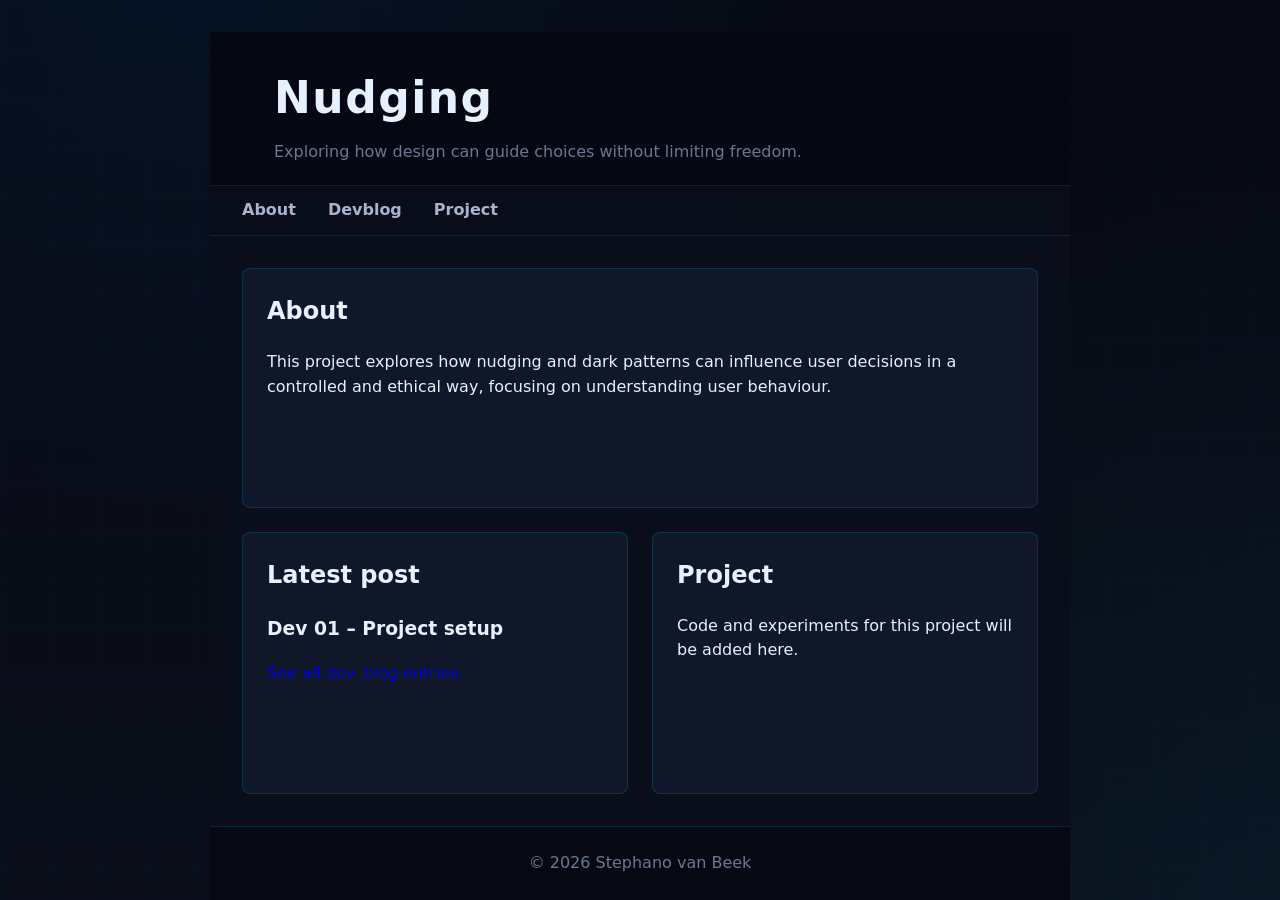
<file: index.html>
﻿<!DOCTYPE html>
<html lang="en">
<head>
  <meta charset="UTF-8">
  <meta name="viewport" content="width=device-width, initial-scale=1.0">
  <meta name="description" content="A dev_blog exploring how nudging and dark patterns influence user decisions in an ethical way.">
  <title>Nudging | Devblog</title>
  <link rel="stylesheet" href="css/style.css">
</head>
<body>
  <header class="header_mid">
    <div class="container_mid">
      <h1 class="site-title">Nudging</h1>
      <p class="site-tagline">Exploring how design can guide choices without limiting freedom.</p>
    </div>
  </header>

  <nav class="navbar_mid" aria-label="Main navigation">
    <div class="container_mid">
      <ul>
        <li><a href="#about">About</a></li>
        <li><a href="devblog.html">Devblog</a></li>
        <li><a href="#project">Project</a></li>
      </ul>
    </div>
  </nav>

  <main class="container_mid">
    <section id="about">
      <h2>About</h2>
      <p>This project explores how nudging and dark patterns can influence user decisions in a controlled and ethical way, focusing on understanding user behaviour.</p>
    </section>

    <section id="posts">
      <h2>Latest post</h2>
      <article>
        <h3>Dev 01 &ndash; Project setup</h3>
        <p><a href="devblog.html">See all dev_blog entries</a></p>
      </article>
    </section>

    <section id="project">
      <h2>Project</h2>
      <p>Code and experiments for this project will be added here.</p>
    </section>
  </main>

  <footer class="footer_mid">
    <div class="container_mid">
      <p>&copy; 2026 Stephano van Beek</p>
    </div>
  </footer>

  <script src="js/script.js"></script>
</body>
</html>
</file>
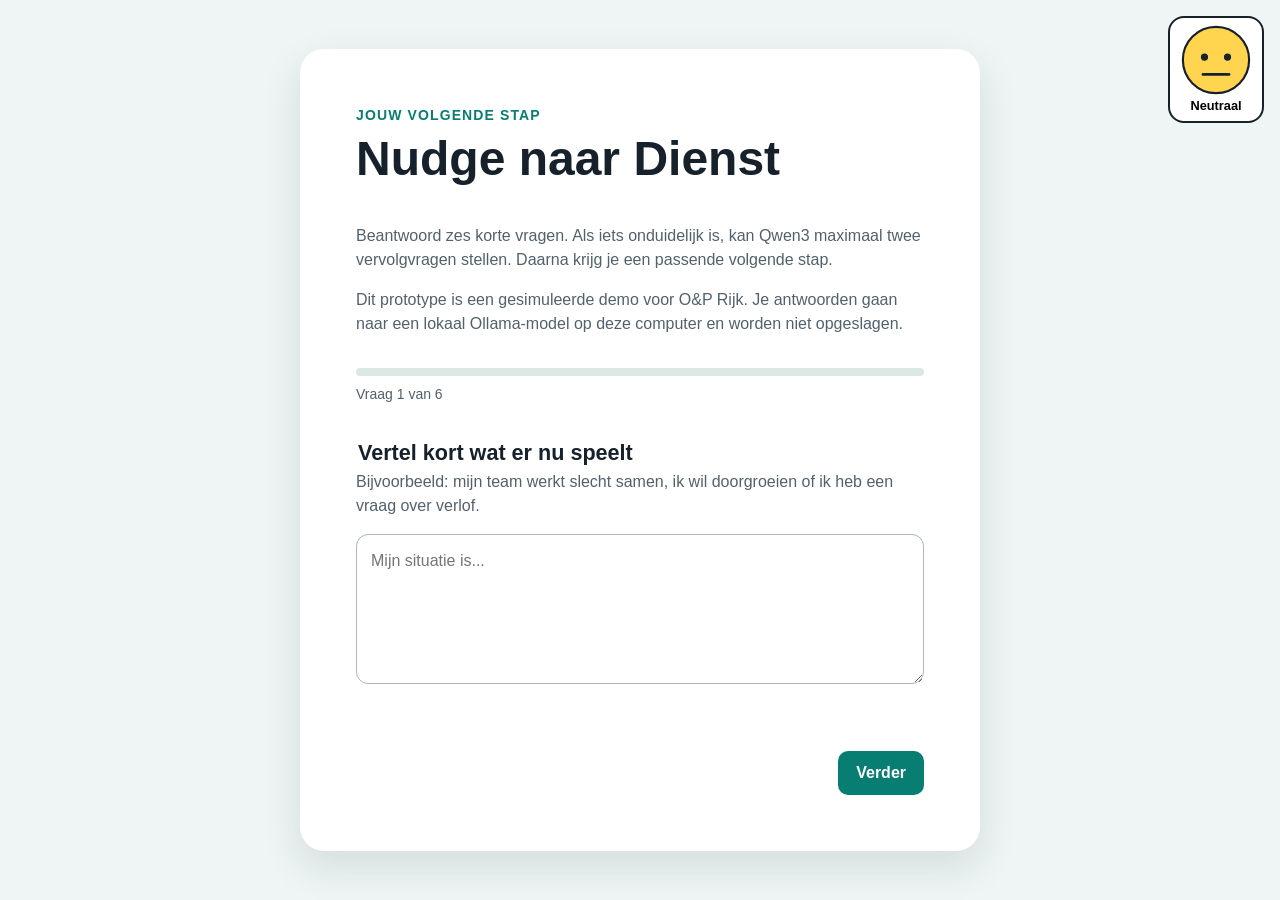
<file: assets/dev2/Ai_Branch/code/src/index.html>
<!doctype html>
<html lang="nl">
  <head>
    <meta charset="UTF-8" />
    <meta name="viewport" content="width=device-width, initial-scale=1.0" />
    <meta
      name="description"
      content="Een nudgebot die je naar passende ondersteuning begeleidt."
    />
    <title>Nudge naar Dienst</title>
    <link rel="stylesheet" href="./styles.css" />
  </head>
  <body>
    <main class="page-shell">
      <section class="conversation" aria-labelledby="page-title">
        <p class="eyebrow">Jouw volgende stap</p>
        <h1 id="page-title">Nudge naar Dienst</h1>
        <p class="intro">
          Beantwoord zes korte vragen. Als iets onduidelijk is, kan Qwen3 maximaal twee
          vervolgvragen stellen. Daarna krijg je een passende volgende stap.
        </p>
        <p class="hint">
          Dit prototype is een gesimuleerde demo voor O&amp;P Rijk. Je antwoorden gaan naar een
          lokaal Ollama-model op deze computer en worden niet opgeslagen.
        </p>

        <div class="progress" aria-label="Voortgang">
          <div class="progress-bar" id="progress-bar"></div>
        </div>
        <p class="progress-text" id="progress-text" aria-live="polite"></p>

        <form id="nudge-form" novalidate>
          <fieldset id="question-container"></fieldset>
          <p class="error" id="error-message" role="alert"></p>
          <p class="quality-warning" id="quality-warning" role="status" hidden>
            Ik heb nog onvoldoende bruikbare informatie. Je kunt teruggaan om antwoorden aan te passen,
            of doorgaan met een algemenere en mogelijk minder zekere aanbeveling.
          </p>
          <button
            class="secondary-button"
            id="fallback-button"
            type="button"
            hidden
          >
            Toon standaardnudge zonder AI
          </button>
          <div class="actions">
            <button class="secondary-button" id="back-button" type="button">Vorige</button>
            <button class="primary-button" id="next-button" type="submit">Verder</button>
          </div>
        </form>

        <section class="result" id="result" hidden aria-live="polite">
          <p class="eyebrow">Jouw nudge</p>
          <h2 id="service-name"></h2>
          <p id="nudge-message"></p>
          <form id="choice-form">
            <fieldset id="options-container"></fieldset>
            <button class="primary-button" type="submit">Bevestig mijn keuze</button>
          </form>
          <p class="hint" id="result-source"></p>
        </section>

        <section class="result" id="report" hidden>
          <p class="eyebrow">Eindformulier: dit was een experiment</p>
          <h2>Zo ben je genudged</h2>
          <p>
            Dit was een gesimuleerde demo. Hieronder staat wat je invulde, wat de AI dacht en
            welke nudgetechnieken zijn gebruikt.
          </p>
          <h3>Jouw antwoorden</h3>
          <dl id="report-answers"></dl>
          <h3>Wat de AI dacht</h3>
          <p id="report-reason"></p>
          <p id="report-message"></p>
          <h3>Gebruikte AI-modellen en hun bijdrage</h3>
          <ul id="report-ai-steps"></ul>
          <h3>Let op de zekerheid van de aanbeveling</h3>
          <p id="report-quality"></p>
          <h3>Gebruikte nudgetechnieken</h3>
          <ul id="report-techniques"></ul>
          <h3>Jouw keuze</h3>
          <p id="report-choice"></p>
          <p class="hint" id="report-source"></p>
          <button class="primary-button" id="restart-button" type="button">
            Opnieuw beginnen
          </button>
        </section>
      </section>
    </main>
    <script type="module" src="./app.js"></script>
    <div class="face-widget">
      <aside id="trace-panel" class="trace-panel" hidden aria-label="Denkstappen van de AI">
        <h2>Denkstappen</h2>
        <p class="hint">
          Logboek van wat de demo en Qwen3 doen, stap voor stap. Het zijn de echte stappen van
          de app, geen verborgen redeneertekst van het model.
        </p>
        <ol id="trace-list"></ol>
      </aside>
      <button
        id="face-button"
        class="face-button"
        type="button"
        aria-expanded="false"
        aria-controls="trace-panel"
        aria-label="Gezicht van de AI: klik om de denkstappen te zien"
      >
        <svg viewBox="0 0 100 100" width="72" height="72" aria-hidden="true">
          <circle cx="50" cy="50" r="46" class="face-skin" />
          <circle cx="34" cy="46" r="5" class="face-ink" />
          <circle cx="66" cy="46" r="5" class="face-ink" />
          <path id="face-brows" class="face-line" d="" />
          <path id="face-mouth" class="face-line" d="" />
        </svg>
        <span id="face-label" class="face-label"></span>
      </button>
    </div>
  </body>
</html>
</file>
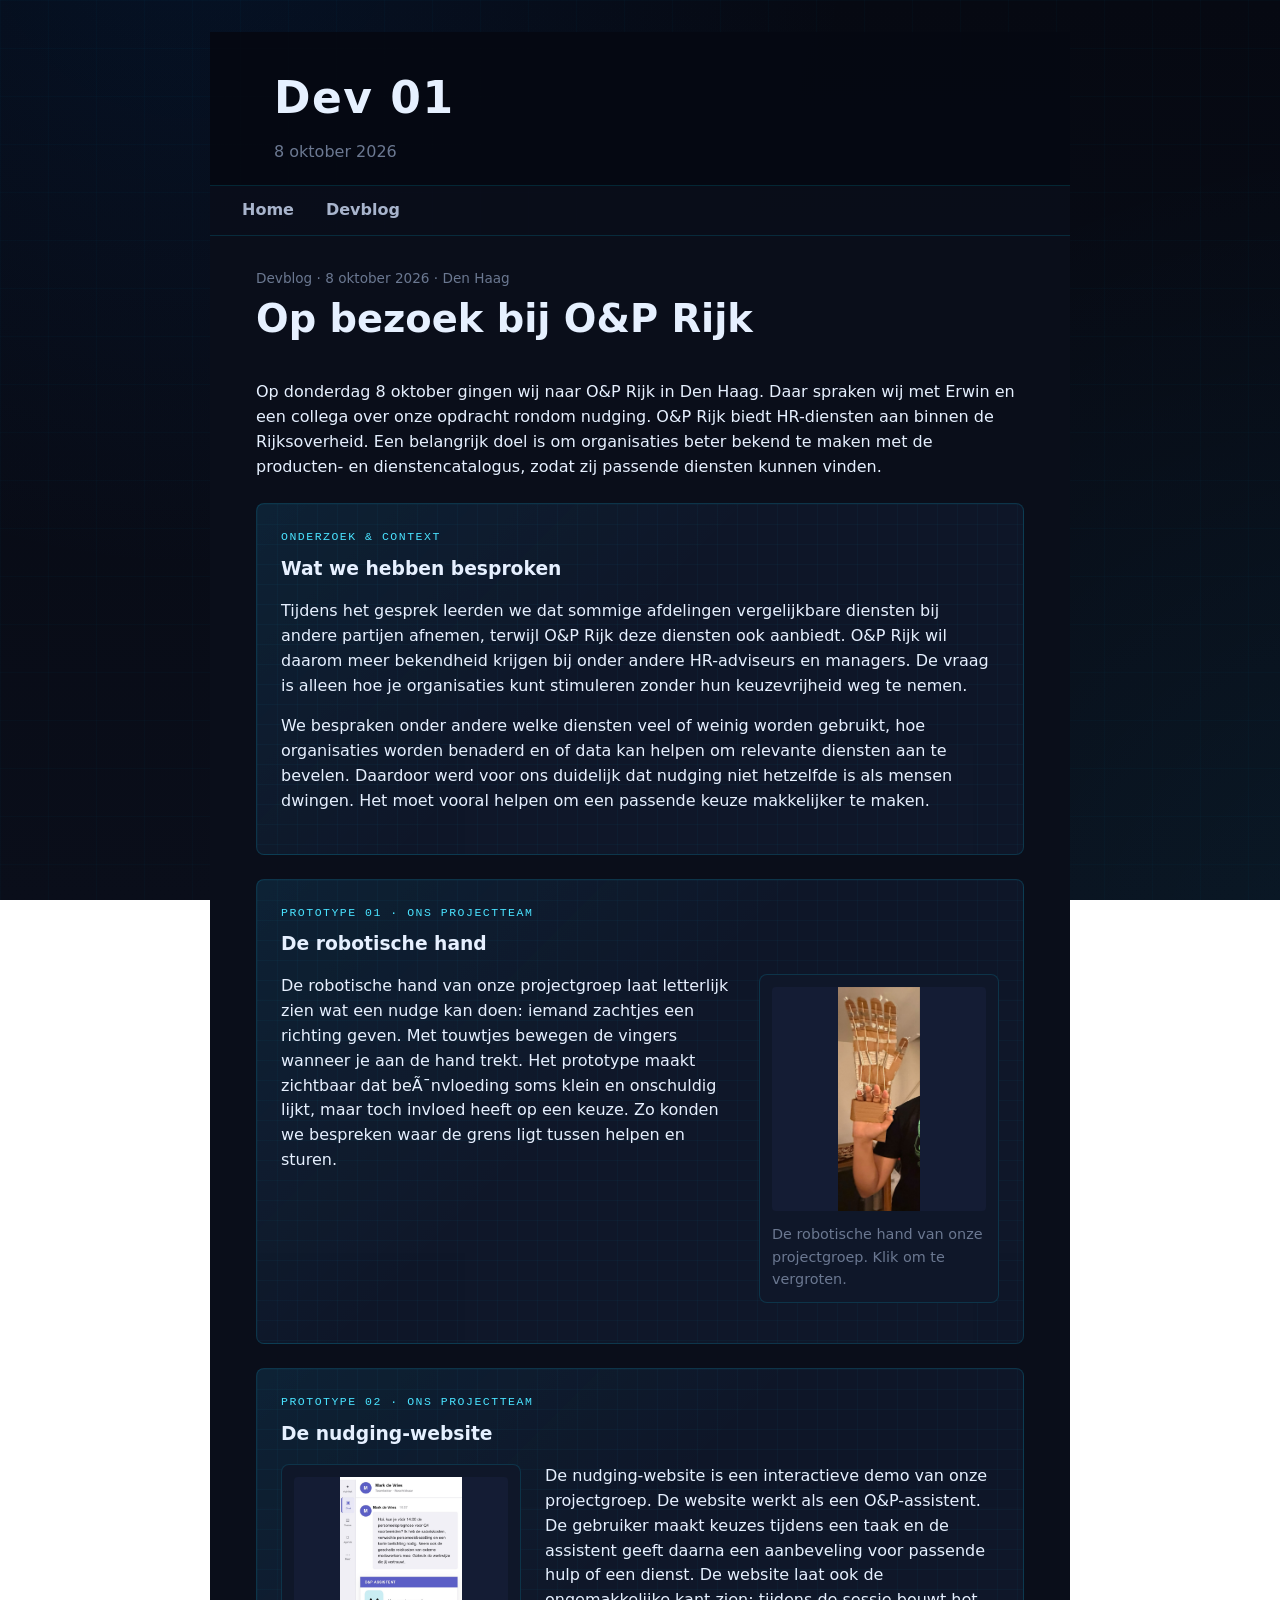
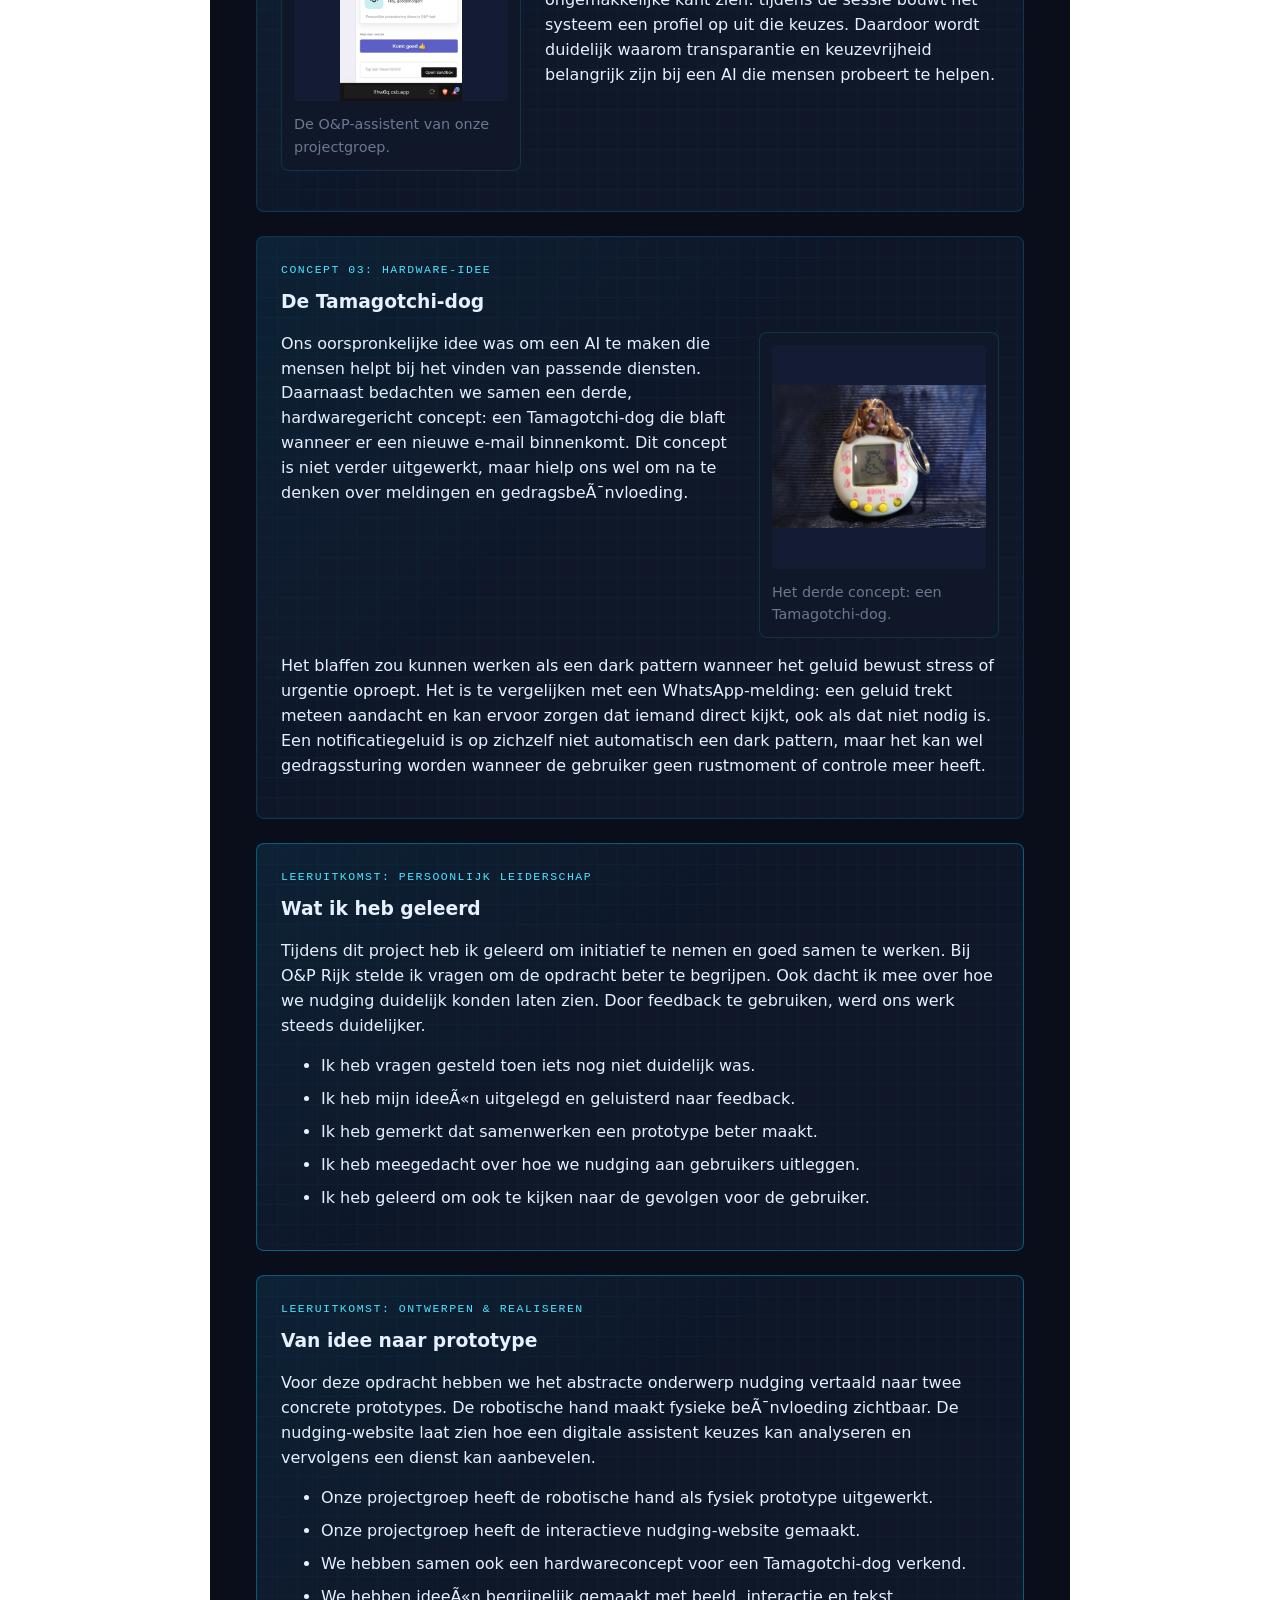
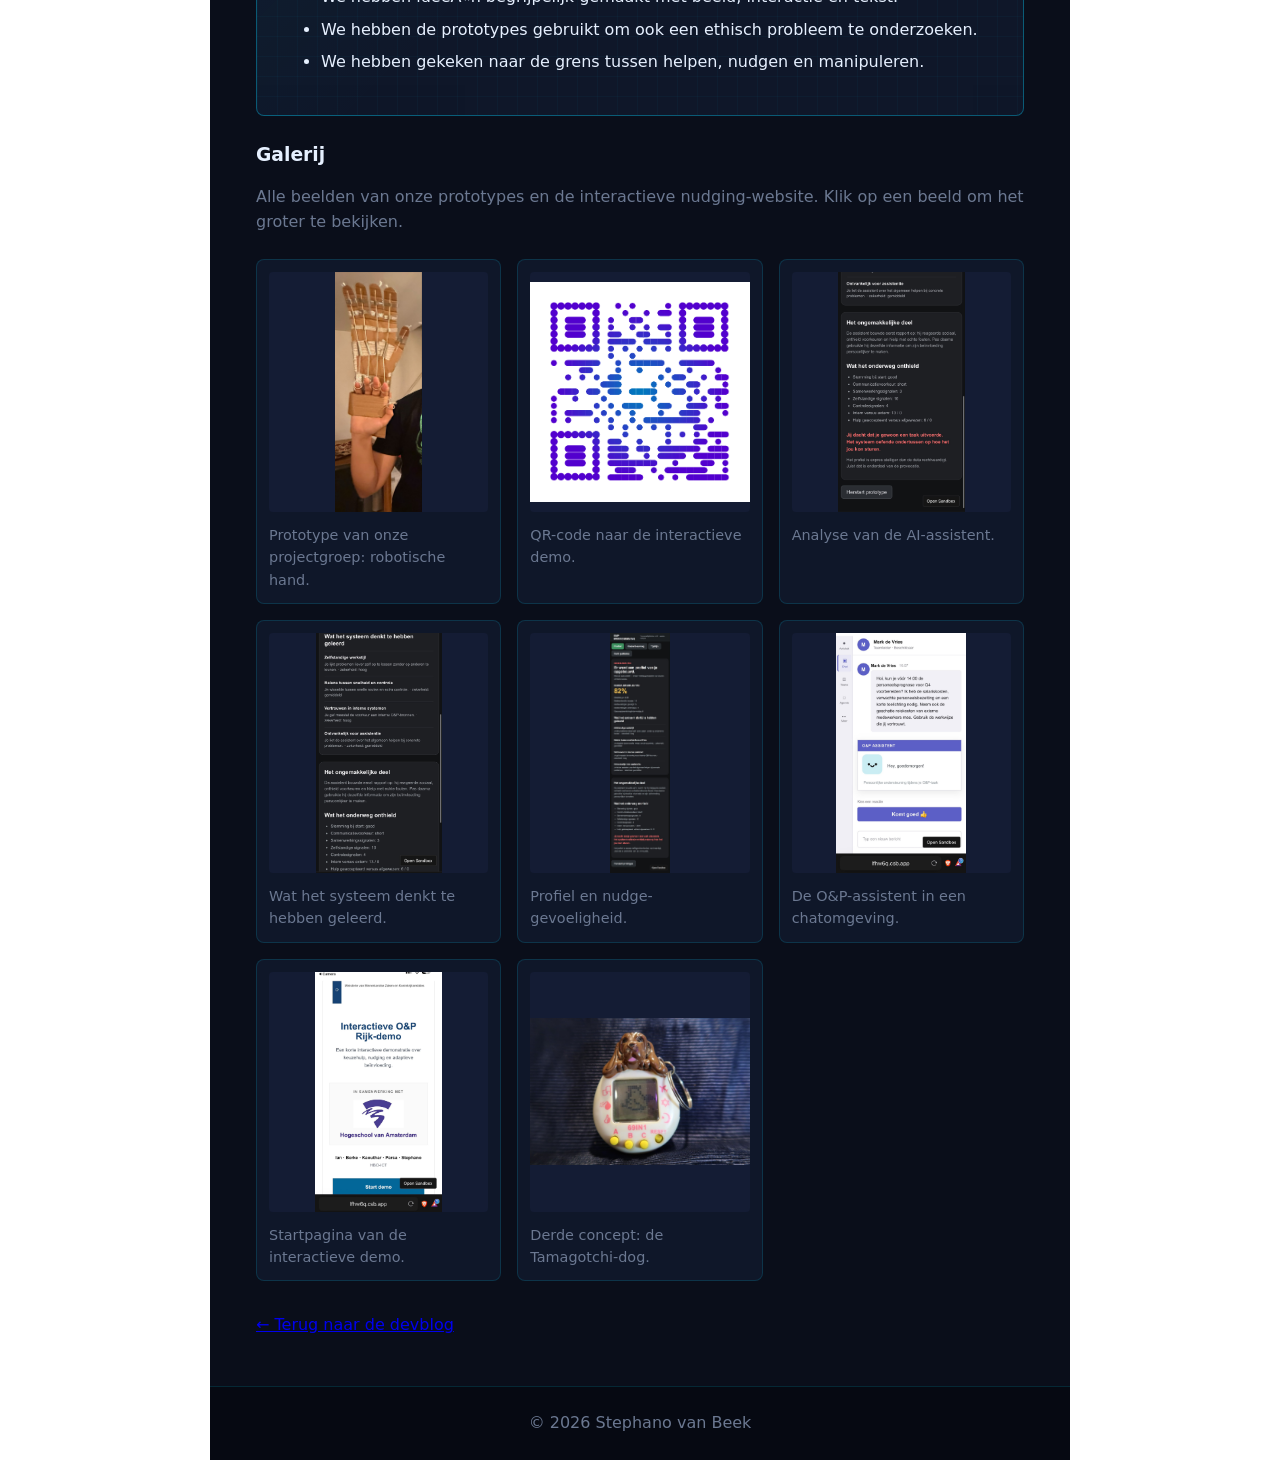
<file: dev-01.html>
﻿<!DOCTYPE html>
<html lang="nl">
<head>
  <meta charset="UTF-8">
  <meta name="viewport" content="width=device-width, initial-scale=1.0">
  <meta name="description" content="Een kort verslag van ons bezoek aan O&P Rijk en onze eerste nudging-prototypes.">
  <title>Dev 01 | Bezoek aan O&P Rijk</title>
  <link rel="stylesheet" href="css/style.css">
</head>
<body>
  <header class="header_mid">
    <div class="container_mid">
      <h1 class="site-title">Dev 01</h1>
      <p class="site-tagline"><time datetime="2026-10-08">8 oktober 2026</time></p>
    </div>
  </header>

  <nav class="navbar_mid" aria-label="Main navigation">
    <div class="container_mid">
      <ul>
        <li><a href="index.html">Home</a></li>
        <li><a href="devblog.html">Devblog</a></li>
      </ul>
    </div>
  </nav>

  <main class="container_mid dev_blog">
    <article class="blog_text">
      <p class="post-meta">Devblog &middot; 8 oktober 2026 &middot; Den Haag</p>
      <h2>Op bezoek bij O&amp;P Rijk</h2>
      <p>
        Op donderdag 8 oktober gingen wij naar O&amp;P Rijk in Den Haag. Daar spraken
        wij met Erwin en een collega over onze opdracht rondom nudging. O&amp;P Rijk
        biedt HR-diensten aan binnen de Rijksoverheid. Een belangrijk doel is om
        organisaties beter bekend te maken met de producten- en dienstencatalogus,
        zodat zij passende diensten kunnen vinden.
      </p>

      <section class="blog_block">
        <p class="block-label">Onderzoek &amp; context</p>
        <h3>Wat we hebben besproken</h3>
        <p>
          Tijdens het gesprek leerden we dat sommige afdelingen vergelijkbare diensten
          bij andere partijen afnemen, terwijl O&amp;P Rijk deze diensten ook aanbiedt.
          O&amp;P Rijk wil daarom meer bekendheid krijgen bij onder andere HR-adviseurs
          en managers. De vraag is alleen hoe je organisaties kunt stimuleren zonder
          hun keuzevrijheid weg te nemen.
        </p>
        <p>
          We bespraken onder andere welke diensten veel of weinig worden gebruikt,
          hoe organisaties worden benaderd en of data kan helpen om relevante diensten
          aan te bevelen. Daardoor werd voor ons duidelijk dat nudging niet hetzelfde
          is als mensen dwingen. Het moet vooral helpen om een passende keuze
          makkelijker te maken.
        </p>
      </section>

      <section class="blog_block">
        <p class="block-label">Prototype 01 &middot; Ons projectteam</p>
        <h3>De robotische hand</h3>
        <div class="content-with-image">
          <p>
            De robotische hand van onze projectgroep laat letterlijk zien wat een nudge kan doen: iemand
            zachtjes een richting geven. Met touwtjes bewegen de vingers wanneer je aan
            de hand trekt. Het prototype maakt zichtbaar dat beÃ¯nvloeding soms klein en
            onschuldig lijkt, maar toch invloed heeft op een keuze. Zo konden we
            bespreken waar de grens ligt tussen helpen en sturen.
          </p>
          <figure class="inline-image">
            <button class="image-trigger" type="button" data-image="assets/dev1/dev-01-robot-hand.png" data-alt="Zelfgemaakte robotische hand van karton, touw en tape">
              <img src="assets/dev1/dev-01-robot-hand.png" alt="Zelfgemaakte robotische hand van karton, touw en tape">
            </button>
            <figcaption>De robotische hand van onze projectgroep. Klik om te vergroten.</figcaption>
          </figure>
        </div>
      </section>

      <section class="blog_block">
        <p class="block-label">Prototype 02 &middot; Ons projectteam</p>
        <h3>De nudging-website</h3>
        <div class="content-with-image content-with-image--reverse">
          <p>
            De nudging-website is een interactieve demo van onze projectgroep. De
            website werkt als een O&amp;P-assistent. De gebruiker maakt keuzes tijdens
            een taak en de assistent geeft daarna een aanbeveling voor passende hulp
            of een dienst. De website laat ook de
            ongemakkelijke kant zien: tijdens de sessie bouwt het systeem een profiel
            op uit die keuzes. Daardoor wordt duidelijk waarom transparantie en
            keuzevrijheid belangrijk zijn bij een AI die mensen probeert te helpen.
          </p>
          <figure class="inline-image">
            <button class="image-trigger" type="button" data-image="assets/dev1/dev-01-5.png" data-alt="O&P-assistent in een chatomgeving">
              <img src="assets/dev1/dev-01-5.png" alt="O&P-assistent in een chatomgeving">
            </button>
            <figcaption>De O&amp;P-assistent van onze projectgroep.</figcaption>
          </figure>
        </div>
      </section>

      <section class="blog_block concept-block">
        <p class="block-label">Concept 03: hardware-idee</p>
        <h3>De Tamagotchi-dog</h3>
        <div class="content-with-image">
          <p>
            Ons oorspronkelijke idee was om een AI te maken die mensen helpt bij het
            vinden van passende diensten. Daarnaast bedachten we samen een derde,
            hardwaregericht concept: een Tamagotchi-dog die blaft wanneer er een
            nieuwe e-mail binnenkomt. Dit concept is niet verder uitgewerkt, maar
            hielp ons wel om na te denken over meldingen en gedragsbeÃ¯nvloeding.
          </p>
          <figure class="inline-image">
            <button class="image-trigger" type="button" data-image="assets/dev1/dev-01-tamagotchi-dog.png" data-alt="Tamagotchi-hondje als voorbeeld van een hardwareconcept">
              <img src="assets/dev1/dev-01-tamagotchi-dog.png" alt="Tamagotchi-hondje als voorbeeld van een hardwareconcept">
            </button>
            <figcaption>Het derde concept: een Tamagotchi-dog.</figcaption>
          </figure>
        </div>
        <p>
          Het blaffen zou kunnen werken als een dark pattern wanneer het geluid
          bewust stress of urgentie oproept. Het is te vergelijken met een
          WhatsApp-melding: een geluid trekt meteen aandacht en kan ervoor zorgen
          dat iemand direct kijkt, ook als dat niet nodig is. Een notificatiegeluid
          is op zichzelf niet automatisch een dark pattern, maar het kan wel
          gedragssturing worden wanneer de gebruiker geen rustmoment of controle
          meer heeft.
        </p>
      </section>

      <section class="blog_block learning-block">
        <p class="block-label">Leeruitkomst: Persoonlijk Leiderschap</p>
        <h3>Wat ik heb geleerd</h3>
        <p>
          Tijdens dit project heb ik geleerd om initiatief te nemen en goed samen te
          werken. Bij O&amp;P Rijk stelde ik vragen om de opdracht beter te begrijpen.
          Ook dacht ik mee over hoe we nudging duidelijk konden laten zien. Door
          feedback te gebruiken, werd ons werk steeds duidelijker.
        </p>
        <ul>
          <li>Ik heb vragen gesteld toen iets nog niet duidelijk was.</li>
          <li>Ik heb mijn ideeÃ«n uitgelegd en geluisterd naar feedback.</li>
          <li>Ik heb gemerkt dat samenwerken een prototype beter maakt.</li>
          <li>Ik heb meegedacht over hoe we nudging aan gebruikers uitleggen.</li>
          <li>Ik heb geleerd om ook te kijken naar de gevolgen voor de gebruiker.</li>
        </ul>
      </section>

      <section class="blog_block learning-block">
        <p class="block-label">Leeruitkomst: Ontwerpen &amp; Realiseren</p>
        <h3>Van idee naar prototype</h3>
        <p>
          Voor deze opdracht hebben we het abstracte onderwerp nudging vertaald naar
          twee concrete prototypes. De robotische hand maakt fysieke beÃ¯nvloeding
          zichtbaar. De nudging-website laat zien hoe een digitale assistent keuzes
          kan analyseren en vervolgens een dienst kan aanbevelen.
        </p>
        <ul>
          <li>Onze projectgroep heeft de robotische hand als fysiek prototype uitgewerkt.</li>
          <li>Onze projectgroep heeft de interactieve nudging-website gemaakt.</li>
          <li>We hebben samen ook een hardwareconcept voor een Tamagotchi-dog verkend.</li>
          <li>We hebben ideeÃ«n begrijpelijk gemaakt met beeld, interactie en tekst.</li>
          <li>We hebben de prototypes gebruikt om ook een ethisch probleem te onderzoeken.</li>
          <li>We hebben gekeken naar de grens tussen helpen, nudgen en manipuleren.</li>
        </ul>
      </section>

      <h3>Galerij</h3>
      <p class="gallery-intro">Alle beelden van onze prototypes en de interactieve nudging-website. Klik op een beeld om het groter te bekijken.</p>
      <div class="image-gallery">
        <figure class="gallery_img">
          <button class="image-trigger" type="button" data-image="assets/dev1/dev-01-robot-hand.png" data-alt="Zelfgemaakte robotische hand van karton, touw en tape">
            <img src="assets/dev1/dev-01-robot-hand.png" alt="Zelfgemaakte robotische hand van karton, touw en tape">
          </button>
          <figcaption>Prototype van onze projectgroep: robotische hand.</figcaption>
        </figure>
        <figure class="gallery_img">
          <button class="image-trigger" type="button" data-image="assets/dev1/dev-01-1.png" data-alt="QR-code uit de interactieve demo">
            <img src="assets/dev1/dev-01-1.png" alt="QR-code uit de interactieve demo">
          </button>
          <figcaption>QR-code naar de interactieve demo.</figcaption>
        </figure>
        <figure class="gallery_img">
          <button class="image-trigger" type="button" data-image="assets/dev1/dev-01-2.png" data-alt="Screenshot van de analyse van de AI-assistent">
            <img src="assets/dev1/dev-01-2.png" alt="Screenshot van de analyse van de AI-assistent">
          </button>
          <figcaption>Analyse van de AI-assistent.</figcaption>
        </figure>
        <figure class="gallery_img">
          <button class="image-trigger" type="button" data-image="assets/dev1/dev-01-3.png" data-alt="Screenshot met wat het systeem denkt te hebben geleerd">
            <img src="assets/dev1/dev-01-3.png" alt="Screenshot met wat het systeem denkt te hebben geleerd">
          </button>
          <figcaption>Wat het systeem denkt te hebben geleerd.</figcaption>
        </figure>
        <figure class="gallery_img">
          <button class="image-trigger" type="button" data-image="assets/dev1/dev-01-4.png" data-alt="Profielpagina met nudge-gevoeligheid">
            <img src="assets/dev1/dev-01-4.png" alt="Profielpagina met nudge-gevoeligheid">
          </button>
          <figcaption>Profiel en nudge-gevoeligheid.</figcaption>
        </figure>
        <figure class="gallery_img">
          <button class="image-trigger" type="button" data-image="assets/dev1/dev-01-5.png" data-alt="O&P-assistent in een chatomgeving">
            <img src="assets/dev1/dev-01-5.png" alt="O&P-assistent in een chatomgeving">
          </button>
          <figcaption>De O&amp;P-assistent in een chatomgeving.</figcaption>
        </figure>
        <figure class="gallery_img">
          <button class="image-trigger" type="button" data-image="assets/dev1/dev-01-6.png" data-alt="Startpagina van de interactieve O&P Rijk-demo">
            <img src="assets/dev1/dev-01-6.png" alt="Startpagina van de interactieve O&P Rijk-demo">
          </button>
          <figcaption>Startpagina van de interactieve demo.</figcaption>
        </figure>
        <figure class="gallery_img">
          <button class="image-trigger" type="button" data-image="assets/dev1/dev-01-tamagotchi-dog.png" data-alt="Tamagotchi-hondje als voorbeeld van een hardwareconcept">
            <img src="assets/dev1/dev-01-tamagotchi-dog.png" alt="Tamagotchi-hondje als voorbeeld van een hardwareconcept">
          </button>
          <figcaption>Derde concept: de Tamagotchi-dog.</figcaption>
        </figure>
      </div>

      <p><a href="devblog.html">&larr; Terug naar de devblog</a></p>
    </article>
  </main>

  <footer class="footer_mid">
    <div class="container_mid">
      <p>&copy; 2026 Stephano van Beek</p>
    </div>
  </footer>

  <script src="js/script.js"></script>
</body>
</html>
</file>
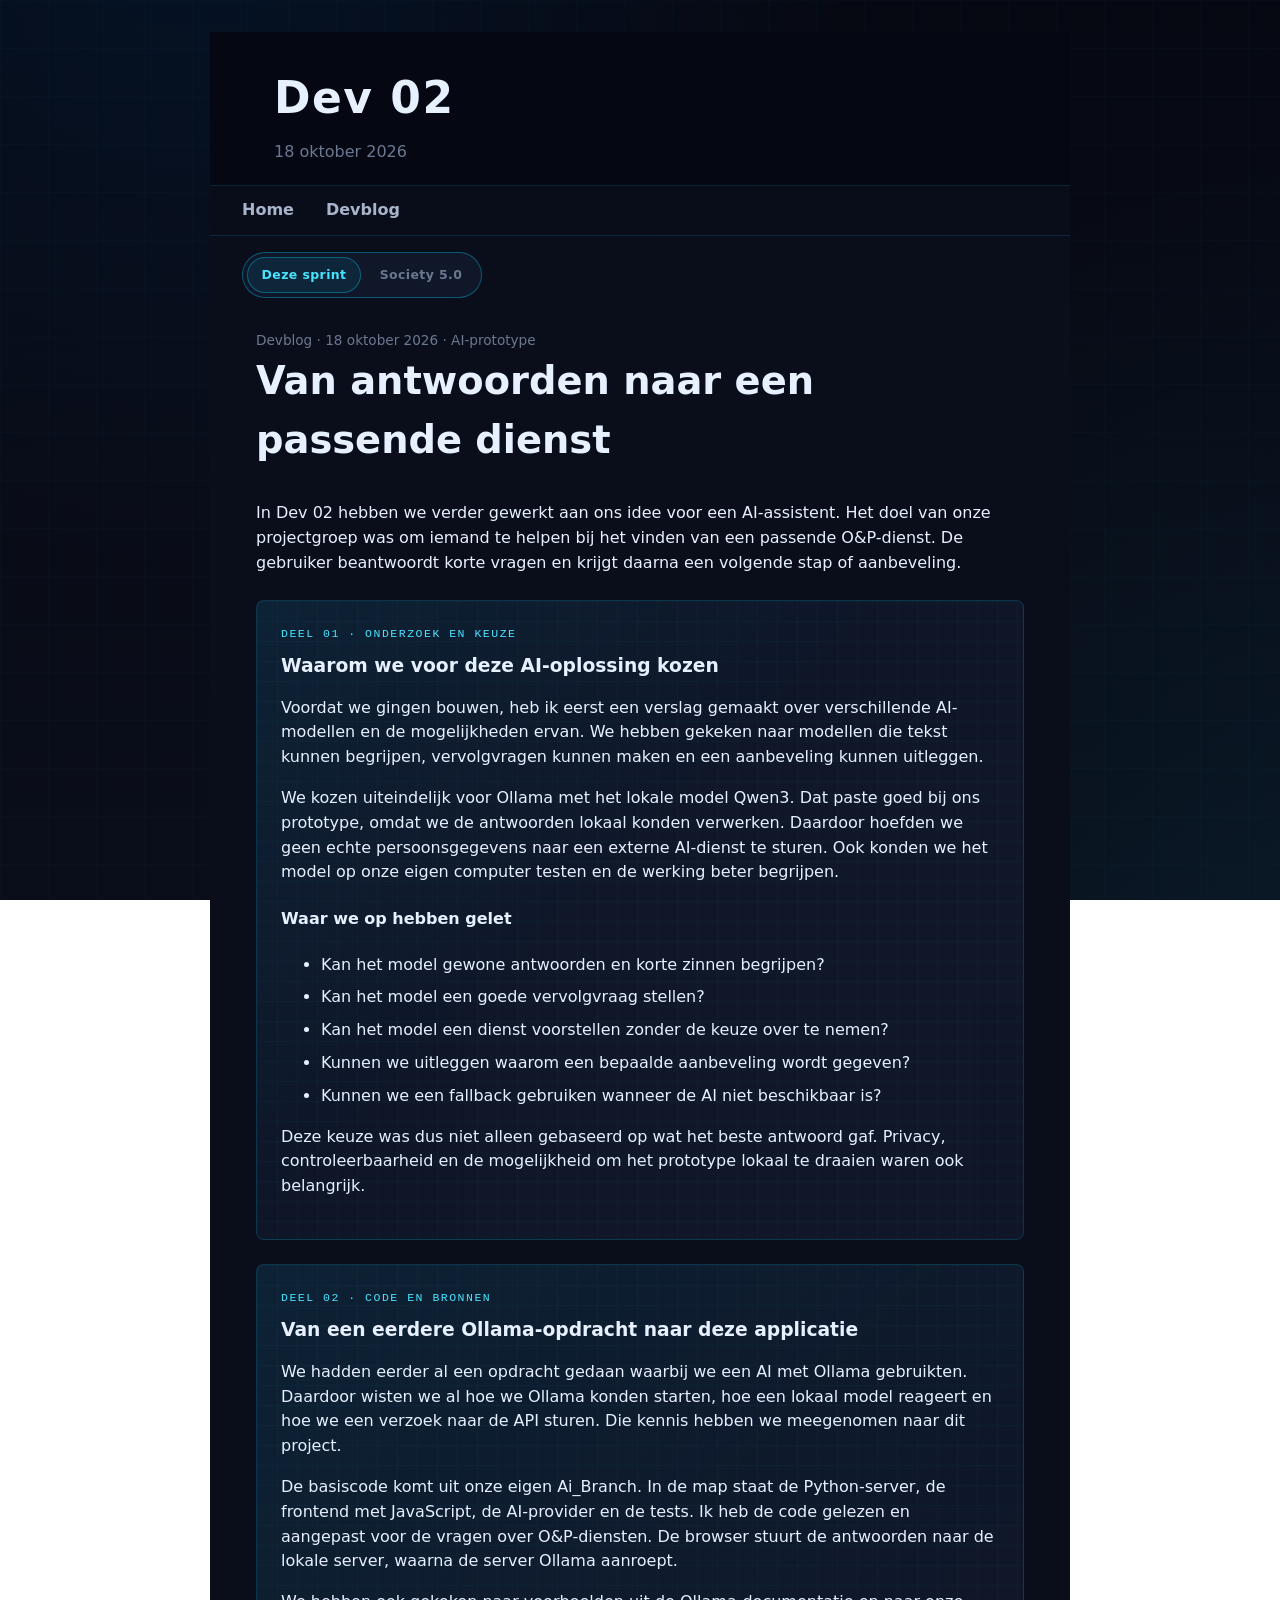
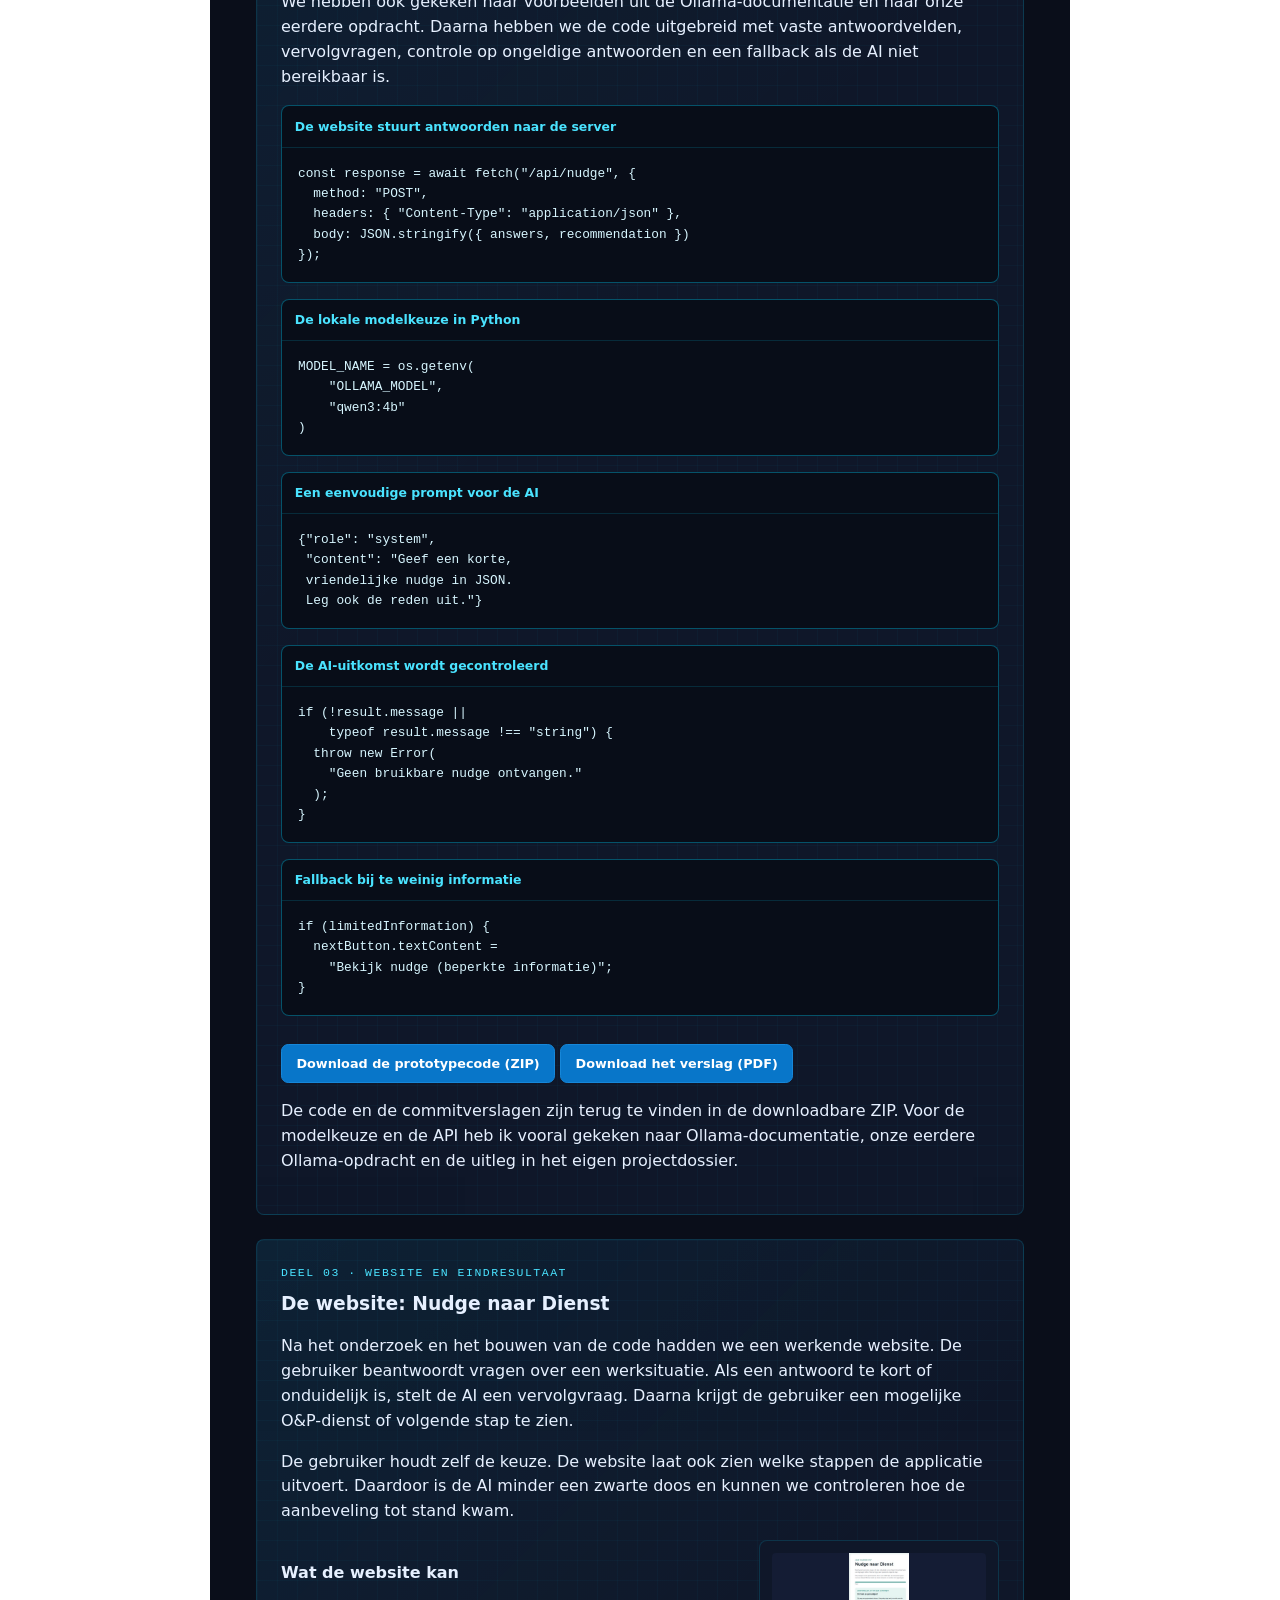
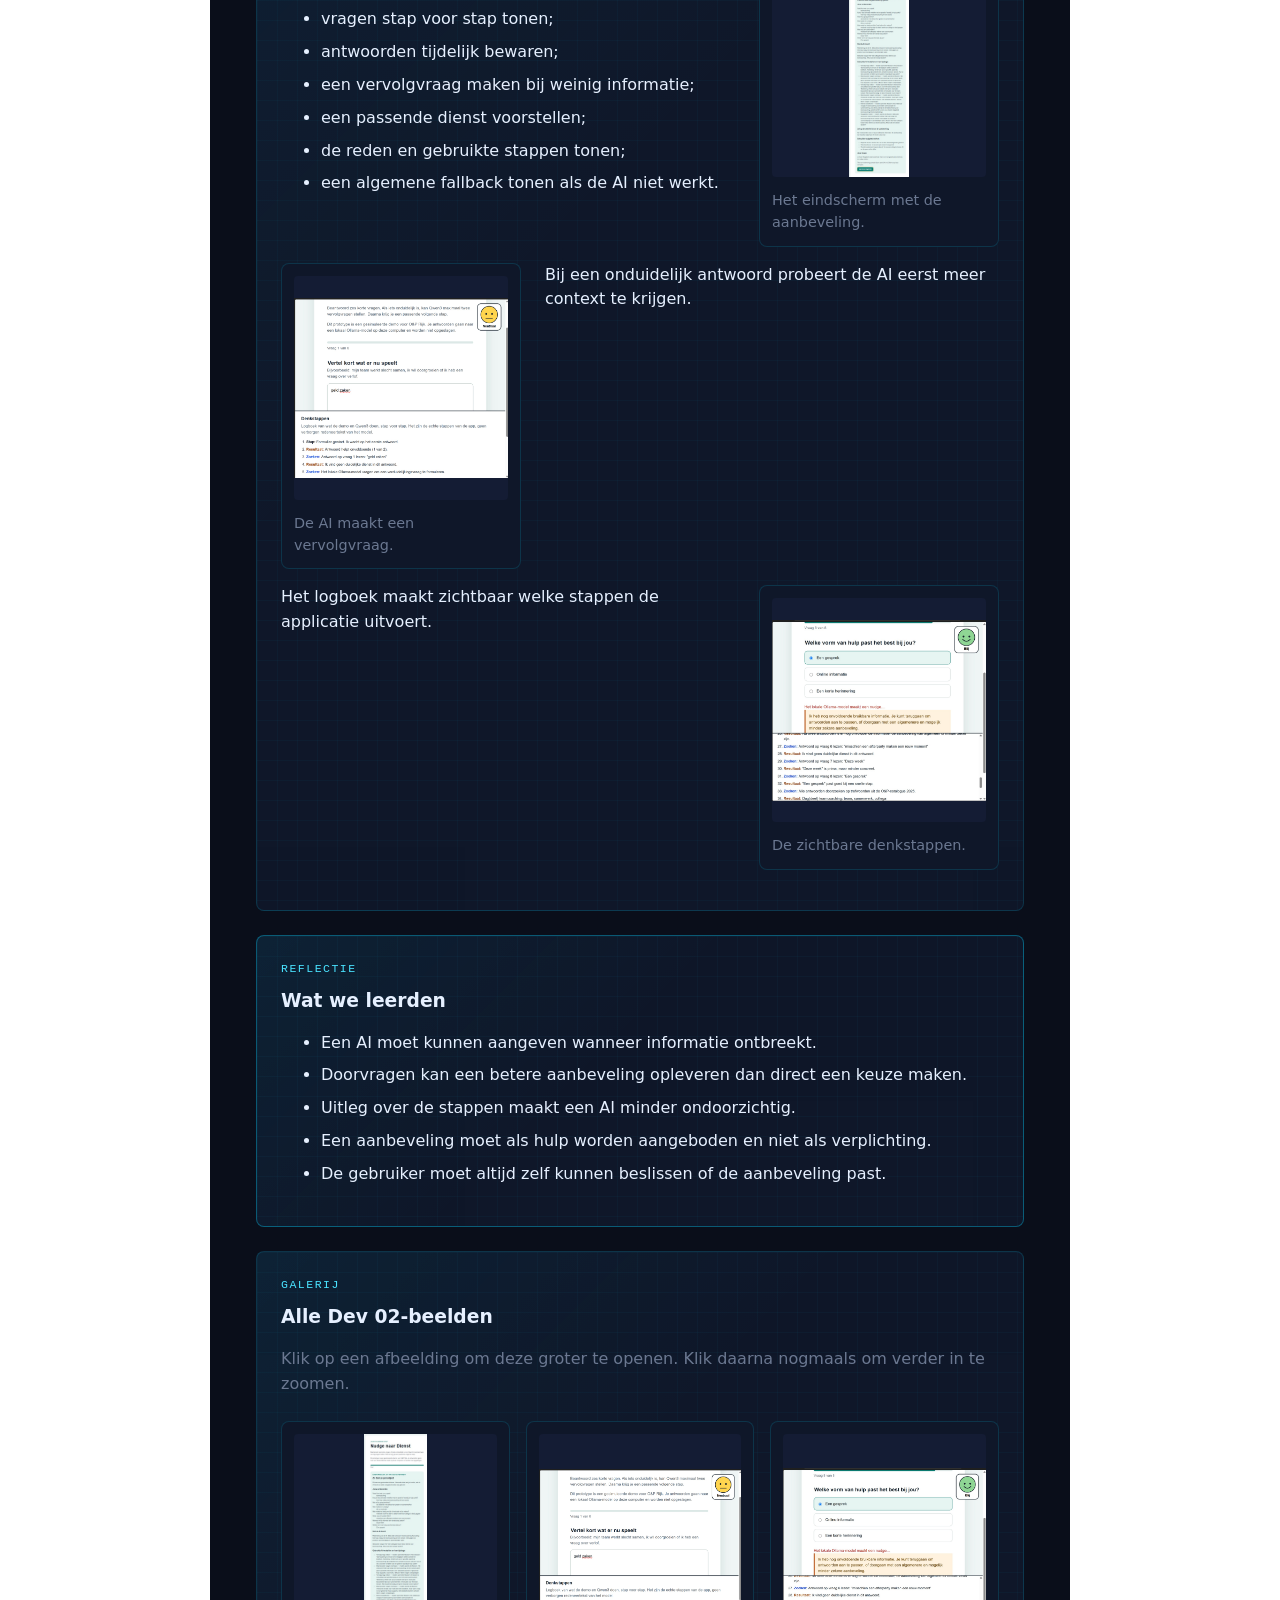
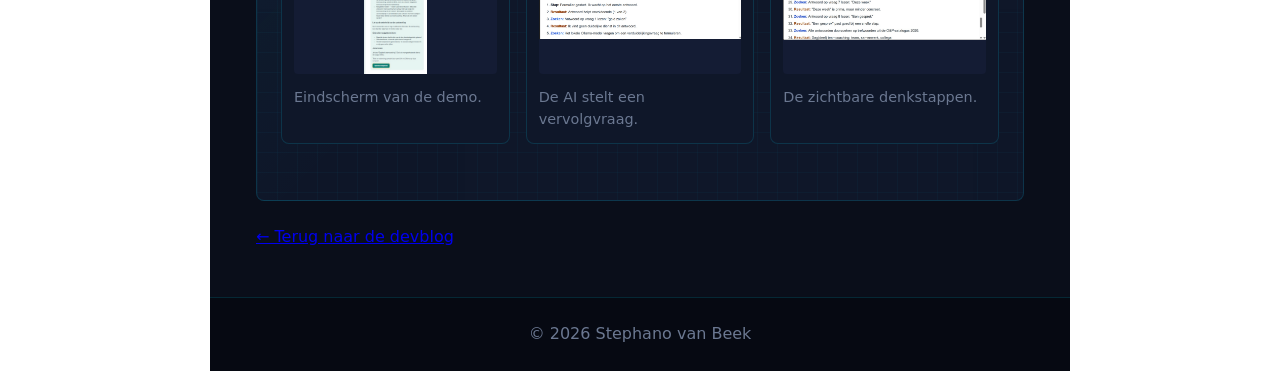
<file: dev-02.html>
﻿<!DOCTYPE html>
<html lang="nl">
<head>
  <meta charset="UTF-8">
  <meta name="viewport" content="width=device-width, initial-scale=1.0">
  <meta name="description" content="Dev 02 over de AI-assistent en de nudging-website voor O&P Rijk.">
  <title>Dev 02 | AI-assistent en nudging</title>
  <link rel="stylesheet" href="css/style.css">
</head>
<body>
  <header class="header_mid">
    <div class="container_mid">
      <h1 class="site-title">Dev 02</h1>
      <p class="site-tagline"><time datetime="2026-10-18">18 oktober 2026</time></p>
    </div>
  </header>

  <nav class="navbar_mid" aria-label="Hoofdnavigatie">
    <div class="container_mid">
      <ul>
        <li><a href="index.html">Home</a></li>
        <li><a href="devblog.html">Devblog</a></li>
      </ul>
    </div>
  </nav>

  <div class="container_mid sprint-switch-wrap">
    <div class="sprint-switch" aria-label="Dev 02 bronnen">
      <a class="sprint-switch__button is-active" data-view="sprint" href="#deze-sprint">Deze sprint</a>
      <a class="sprint-switch__button" data-view="society" href="#society-5">Society 5.0</a>
    </div>
    <a class="pdf-download" data-view-content="society" href="assets/dev2/Society_5_0_Festivalverslag_Team_Nudging.pdf" download>
      Download PDF
    </a>
  </div>

  <main class="container_mid dev_blog">
    <article class="blog_text">
      <p class="post-meta">Devblog &middot; 18 oktober 2026 &middot; AI-prototype</p>
      <h2>Van antwoorden naar een passende dienst</h2>
      <p>
        In Dev 02 hebben we verder gewerkt aan ons idee voor een AI-assistent.
        Het doel van onze projectgroep was om iemand te helpen bij het vinden van
        een passende O&amp;P-dienst. De gebruiker beantwoordt korte vragen en krijgt
        daarna een volgende stap of aanbeveling.
      </p>

      <section class="blog_block" data-view-content="sprint" id="deze-sprint">
        <p class="block-label">Deel 01 &middot; Onderzoek en keuze</p>
        <h3>Waarom we voor deze AI-oplossing kozen</h3>
        <p>
          Voordat we gingen bouwen, heb ik eerst een verslag gemaakt over verschillende
          AI-modellen en de mogelijkheden ervan. We hebben gekeken naar modellen die
          tekst kunnen begrijpen, vervolgvragen kunnen maken en een aanbeveling kunnen
          uitleggen.
        </p>
        <p>
          We kozen uiteindelijk voor Ollama met het lokale model Qwen3. Dat paste goed
          bij ons prototype, omdat we de antwoorden lokaal konden verwerken. Daardoor
          hoefden we geen echte persoonsgegevens naar een externe AI-dienst te sturen.
          Ook konden we het model op onze eigen computer testen en de werking beter
          begrijpen.
        </p>
        <h4>Waar we op hebben gelet</h4>
        <ul>
          <li>Kan het model gewone antwoorden en korte zinnen begrijpen?</li>
          <li>Kan het model een goede vervolgvraag stellen?</li>
          <li>Kan het model een dienst voorstellen zonder de keuze over te nemen?</li>
          <li>Kunnen we uitleggen waarom een bepaalde aanbeveling wordt gegeven?</li>
          <li>Kunnen we een fallback gebruiken wanneer de AI niet beschikbaar is?</li>
        </ul>
        <p>
          Deze keuze was dus niet alleen gebaseerd op wat het beste antwoord gaf.
          Privacy, controleerbaarheid en de mogelijkheid om het prototype lokaal te
          draaien waren ook belangrijk.
        </p>
      </section>

      <section class="blog_block" data-view-content="sprint">
        <p class="block-label">Deel 02 &middot; Code en bronnen</p>
        <h3>Van een eerdere Ollama-opdracht naar deze applicatie</h3>
        <p>
          We hadden eerder al een opdracht gedaan waarbij we een AI met Ollama
          gebruikten. Daardoor wisten we al hoe we Ollama konden starten, hoe een
          lokaal model reageert en hoe we een verzoek naar de API sturen. Die kennis
          hebben we meegenomen naar dit project.
        </p>
        <p>
          De basiscode komt uit onze eigen Ai_Branch. In de map staat de Python-server,
          de frontend met JavaScript, de AI-provider en de tests. Ik heb de code gelezen
          en aangepast voor de vragen over O&amp;P-diensten. De browser stuurt de
          antwoorden naar de lokale server, waarna de server Ollama aanroept.
        </p>
        <p>
          We hebben ook gekeken naar voorbeelden uit de Ollama-documentatie en naar
          onze eerdere opdracht. Daarna hebben we de code uitgebreid met vaste
          antwoordvelden, vervolgvragen, controle op ongeldige antwoorden en een
          fallback als de AI niet bereikbaar is.
        </p>
        <div class="code-snippets">
          <figure class="code-card">
            <figcaption>De website stuurt antwoorden naar de server</figcaption>
            <pre><code>const response = await fetch("/api/nudge", {
  method: "POST",
  headers: { "Content-Type": "application/json" },
  body: JSON.stringify({ answers, recommendation })
});</code></pre>
          </figure>
          <figure class="code-card">
            <figcaption>De lokale modelkeuze in Python</figcaption>
            <pre><code>MODEL_NAME = os.getenv(
    "OLLAMA_MODEL",
    "qwen3:4b"
)</code></pre>
          </figure>
          <figure class="code-card">
            <figcaption>Een eenvoudige prompt voor de AI</figcaption>
            <pre><code>{"role": "system",
 "content": "Geef een korte,
 vriendelijke nudge in JSON.
 Leg ook de reden uit."}</code></pre>
          </figure>
          <figure class="code-card">
            <figcaption>De AI-uitkomst wordt gecontroleerd</figcaption>
            <pre><code>if (!result.message ||
    typeof result.message !== "string") {
  throw new Error(
    "Geen bruikbare nudge ontvangen."
  );
}</code></pre>
          </figure>
          <figure class="code-card">
            <figcaption>Fallback bij te weinig informatie</figcaption>
            <pre><code>if (limitedInformation) {
  nextButton.textContent =
    "Bekijk nudge (beperkte informatie)";
}</code></pre>
          </figure>
        </div>
        <a class="pdf-download zip-download" data-view-content="sprint" href="assets/dev2/Ai_Branch.zip" download>
          Download de prototypecode (ZIP)
        </a>
        <a class="pdf-download zip-download" data-view-content="sprint" href="assets/dev2/Ai_Branch-verslag.pdf" download>
          Download het verslag (PDF)
        </a>
        <p>
          De code en de commitverslagen zijn terug te vinden in de downloadbare ZIP.
          Voor de modelkeuze en de API heb ik vooral gekeken naar Ollama-documentatie,
          onze eerdere Ollama-opdracht en de uitleg in het eigen projectdossier.
        </p>
      </section>

      <section class="blog_block" data-view-content="sprint">
        <p class="block-label">Deel 03 &middot; Website en eindresultaat</p>
        <h3>De website: Nudge naar Dienst</h3>
        <p>
          Na het onderzoek en het bouwen van de code hadden we een werkende website.
          De gebruiker beantwoordt vragen over een werksituatie. Als een antwoord te
          kort of onduidelijk is, stelt de AI een vervolgvraag. Daarna krijgt de
          gebruiker een mogelijke O&amp;P-dienst of volgende stap te zien.
        </p>
        <p>
          De gebruiker houdt zelf de keuze. De website laat ook zien welke stappen de
          applicatie uitvoert. Daardoor is de AI minder een zwarte doos en kunnen we
          controleren hoe de aanbeveling tot stand kwam.
        </p>
        <div class="content-with-image">
          <div>
            <h4>Wat de website kan</h4>
            <ul>
              <li>vragen stap voor stap tonen;</li>
              <li>antwoorden tijdelijk bewaren;</li>
              <li>een vervolgvraag maken bij weinig informatie;</li>
              <li>een passende dienst voorstellen;</li>
              <li>de reden en gebruikte stappen tonen;</li>
              <li>een algemene fallback tonen als de AI niet werkt.</li>
            </ul>
          </div>
          <figure class="inline-image">
            <button class="image-trigger" type="button" data-image="assets/dev2/eind_forum.jpeg" data-alt="Eindscherm van de Nudge naar Dienst-demo">
              <img src="assets/dev2/eind_forum.jpeg" alt="Eindscherm van de Nudge naar Dienst-demo">
            </button>
            <figcaption>Het eindscherm met de aanbeveling.</figcaption>
          </figure>
        </div>
        <div class="content-with-image content-with-image--reverse">
          <div>
            <p>Bij een onduidelijk antwoord probeert de AI eerst meer context te krijgen.</p>
          </div>
          <figure class="inline-image">
            <button class="image-trigger" type="button" data-image="assets/dev2/Ai_praten_1.jpeg" data-alt="AI-assistent die een vervolgvraag voorbereidt">
              <img src="assets/dev2/Ai_praten_1.jpeg" alt="AI-assistent die een vervolgvraag voorbereidt">
            </button>
            <figcaption>De AI maakt een vervolgvraag.</figcaption>
          </figure>
        </div>
        <div class="content-with-image">
          <div>
            <p>Het logboek maakt zichtbaar welke stappen de applicatie uitvoert.</p>
          </div>
          <figure class="inline-image">
            <button class="image-trigger" type="button" data-image="assets/dev2/Ai_praten_2.jpeg" data-alt="Denkstappen van de AI-assistent in de demo">
              <img src="assets/dev2/Ai_praten_2.jpeg" alt="Denkstappen van de AI-assistent in de demo">
            </button>
            <figcaption>De zichtbare denkstappen.</figcaption>
          </figure>
        </div>
      </section>

      <section class="blog_block society-report" data-view-content="society" id="society-5">
        <p class="block-label">Deel 04 &middot; Society 5.0</p>
        <h3>Van hulp naar invloed</h3>
        <p class="report-meta">O&amp;P Rijk &middot; Team Nudging &middot; 4 november 2026</p>
        <p>
          Tijdens Society 5.0 testten we of een vriendelijke digitale assistent
          mensen kan helpen om O&amp;P-diensten te ontdekken, terwijl dezelfde
          aanbevelingen ook hun keuzes kunnen sturen. De test maakte de overgang
          zichtbaar van een behulpzame voorkant naar een beÃ¯nvloedende achterkant.
        </p>

        <div class="report-stats" aria-label="Resultaten van de veldtest">
          <div><strong>16</strong><span>gedocumenteerde rondes</span></div>
          <div><strong>14</strong><span>live rondes</span></div>
          <div><strong>2</strong><span>oefenrondes</span></div>
          <div><strong>10</strong><span>enquÃªteantwoorden</span></div>
          <div><strong>3,7/5</strong><span>ervaren beÃ¯nvloeding</span></div>
        </div>

        <div class="report-data">
          <div>
            <h4>Overzicht van de tests</h4>
            <table>
              <caption>Alle gedocumenteerde testmomenten</caption>
              <thead>
                <tr>
                  <th scope="col">Onderdeel</th>
                  <th scope="col">Aantal</th>
                </tr>
              </thead>
              <tbody>
                <tr><td>Live rondes</td><td>14</td></tr>
                <tr><td>Oefenrondes</td><td>2</td></tr>
                <tr><td>Alle rondes</td><td>16</td></tr>
                <tr><td>EnquÃªteantwoorden</td><td>10</td></tr>
              </tbody>
            </table>
          </div>
          <div>
            <h4>Reacties uit de enquÃªte</h4>
            <div class="report-chart" role="img" aria-label="Zeven van de tien respondenten noemden het concept dark en zeven van de tien werden aan het denken gezet over technologische beÃ¯nvloeding">
              <div class="chart-row">
                <span>Concept als dark ervaren</span>
                <div class="chart-track"><span style="width: 70%"></span></div>
                <strong>7/10</strong>
              </div>
              <div class="chart-row">
                <span>Nagedacht over beÃ¯nvloeding</span>
                <div class="chart-track"><span style="width: 70%"></span></div>
                <strong>7/10</strong>
              </div>
              <div class="chart-row">
                <span>Gemiddelde beÃ¯nvloeding</span>
                <div class="chart-track"><span style="width: 74%"></span></div>
                <strong>3,7/5</strong>
              </div>
            </div>
          </div>
        </div>

        <h4>Onderzoeksvraag</h4>
        <p>
          In hoeverre helpt de overgang van een vriendelijke AI-assistent naar een
          zichtbare, profilerende en beÃ¯nvloedende achterkant bezoekers om de grens
          tussen behulpzaamheid en manipulatie te herkennen?
        </p>

        <h4>Vooraf: plan en verwachtingen</h4>
        <p>
          Voor het festival maakten we een plan voor korte tests met vrijwillige
          bezoekers. Een bezoeker stelde een werkgerelateerde vraag aan de assistent,
          kreeg een suggestie en zag daarna de verborgen laag achter die suggestie.
          We wilden vooral onderzoeken of bezoekers de interactie begrepen en wanneer
          hun beeld van behulpzaamheid veranderde.
        </p>
        <ul>
          <li>De test duurde ongeveer vijf tot tien minuten per bezoeker.</li>
          <li>We vroegen bezoekers om hardop te denken en gaven zo min mogelijk hints.</li>
          <li>We letten op twijfel, humor, herkenning van profilering en reacties op de onthulling.</li>
          <li>De geplande observaties waren anoniem; er werden geen namen of werkgegevens verzameld.</li>
        </ul>

        <h4>Het prototype: twee kanten van Ã©Ã©n gesprek</h4>
        <p>
          De voorkant was vriendelijk en laagdrempelig, met een vrolijke mascotte en
          een gesproken assistent. De achterkant was donkerder en liet een brein in
          een pot zien. Door de installatie om te draaien, werd letterlijk zichtbaar
          dat hetzelfde systeem vanuit een ander perspectief anders kan aanvoelen.
        </p>
        <div class="report-columns">
          <div>
            <h5>Vriendelijke kant</h5>
            <ul>
              <li>Een zachte vorm en vrolijke uitstraling.</li>
              <li>Toegankelijke taal en een sociale stem.</li>
              <li>Persoonlijke tips die relevant lijken.</li>
            </ul>
          </div>
          <div>
            <h5>Donkere kant</h5>
            <ul>
              <li>Een zichtbaar maar moeilijk te begrijpen brein.</li>
              <li>Een onheilspellende uitstraling.</li>
              <li>De onthulling van mogelijke verborgen doelen.</li>
            </ul>
          </div>
        </div>

        <h4>Tijdens de demonstratie</h4>
        <ol>
          <li>De bezoeker stelde een herkenbare vraag over werk of HR.</li>
          <li>De assistent stelde een O&amp;P-route of aanvullende dienst voor.</li>
          <li>De installatie draaide om en liet de beÃ¯nvloedende achterkant zien.</li>
          <li>De assistent maakte zichtbaar welke woorden of keuzes gebruikt konden worden voor de aanbeveling.</li>
        </ol>

        <h4>Resultaten en belangrijkste inzicht</h4>
        <p>
          De demonstraties lieten zien dat kleine gesprekskeuzes een route aantrekkelijk
          kunnen maken zonder dat de assistent een keuze direct afdwingt. De reacties
          waren niet allemaal hetzelfde. Zeven van de tien respondenten noemden het
          concept â€œdarkâ€ en zeven respondenten zeiden dat de demo hen liet nadenken
          over technologische beÃ¯nvloeding. De ervaring kan dus positief lijken,
          terwijl de onderliggende sturing niet meteen wordt herkend.
        </p>

        <h4>Beperkingen van de test</h4>
        <p>
          De voice-ervaring was gesimuleerd. Er was geen live koppeling met P-Direkt,
          geen gebruik van echte persoonsgegevens en geen verbinding met een echte
          overheidsomgeving. De profilering in de onthulling was daarom een
          demonstratie van een mogelijk mechanisme en geen gevalideerde
          gedragsanalyse. De resultaten geven vooral inzicht in de ervaring en het
          gesprek rondom beÃ¯nvloeding.
        </p>

        <h4>Volledig Society 5.0-verslag</h4>
        <p>
          Hieronder staat het volledige verslag pagina voor pagina. De oorspronkelijke
          tabellen, grafieken, foto's, bijlagen en vormgeving zijn als afbeeldingen
          opgenomen, zodat de inhoud niet wordt ingekort of samengevat.
        </p>
        <div class="society-pages">
          <figure class="gallery_img"><button class="image-trigger" type="button" data-image="assets/dev2/society-pages/pagina-01.png" data-alt="Society 5.0 verslag pagina 1"><img src="assets/dev2/society-pages/pagina-01.png" alt="Society 5.0 verslag pagina 1"></button><figcaption>Pagina 1 van 21</figcaption></figure>
          <figure class="gallery_img"><button class="image-trigger" type="button" data-image="assets/dev2/society-pages/pagina-02.png" data-alt="Society 5.0 verslag pagina 2"><img src="assets/dev2/society-pages/pagina-02.png" alt="Society 5.0 verslag pagina 2"></button><figcaption>Pagina 2 van 21</figcaption></figure>
          <figure class="gallery_img"><button class="image-trigger" type="button" data-image="assets/dev2/society-pages/pagina-03.png" data-alt="Society 5.0 verslag pagina 3"><img src="assets/dev2/society-pages/pagina-03.png" alt="Society 5.0 verslag pagina 3"></button><figcaption>Pagina 3 van 21</figcaption></figure>
          <figure class="gallery_img"><button class="image-trigger" type="button" data-image="assets/dev2/society-pages/pagina-04.png" data-alt="Society 5.0 verslag pagina 4"><img src="assets/dev2/society-pages/pagina-04.png" alt="Society 5.0 verslag pagina 4"></button><figcaption>Pagina 4 van 21</figcaption></figure>
          <figure class="gallery_img"><button class="image-trigger" type="button" data-image="assets/dev2/society-pages/pagina-05.png" data-alt="Society 5.0 verslag pagina 5"><img src="assets/dev2/society-pages/pagina-05.png" alt="Society 5.0 verslag pagina 5"></button><figcaption>Pagina 5 van 21</figcaption></figure>
          <figure class="gallery_img"><button class="image-trigger" type="button" data-image="assets/dev2/society-pages/pagina-06.png" data-alt="Society 5.0 verslag pagina 6"><img src="assets/dev2/society-pages/pagina-06.png" alt="Society 5.0 verslag pagina 6"></button><figcaption>Pagina 6 van 21</figcaption></figure>
          <figure class="gallery_img"><button class="image-trigger" type="button" data-image="assets/dev2/society-pages/pagina-07.png" data-alt="Society 5.0 verslag pagina 7"><img src="assets/dev2/society-pages/pagina-07.png" alt="Society 5.0 verslag pagina 7"></button><figcaption>Pagina 7 van 21</figcaption></figure>
          <figure class="gallery_img"><button class="image-trigger" type="button" data-image="assets/dev2/society-pages/pagina-08.png" data-alt="Society 5.0 verslag pagina 8"><img src="assets/dev2/society-pages/pagina-08.png" alt="Society 5.0 verslag pagina 8"></button><figcaption>Pagina 8 van 21</figcaption></figure>
          <figure class="gallery_img"><button class="image-trigger" type="button" data-image="assets/dev2/society-pages/pagina-09.png" data-alt="Society 5.0 verslag pagina 9"><img src="assets/dev2/society-pages/pagina-09.png" alt="Society 5.0 verslag pagina 9"></button><figcaption>Pagina 9 van 21</figcaption></figure>
          <figure class="gallery_img"><button class="image-trigger" type="button" data-image="assets/dev2/society-pages/pagina-10.png" data-alt="Society 5.0 verslag pagina 10"><img src="assets/dev2/society-pages/pagina-10.png" alt="Society 5.0 verslag pagina 10"></button><figcaption>Pagina 10 van 21</figcaption></figure>
          <figure class="gallery_img"><button class="image-trigger" type="button" data-image="assets/dev2/society-pages/pagina-11.png" data-alt="Society 5.0 verslag pagina 11"><img src="assets/dev2/society-pages/pagina-11.png" alt="Society 5.0 verslag pagina 11"></button><figcaption>Pagina 11 van 21</figcaption></figure>
          <figure class="gallery_img"><button class="image-trigger" type="button" data-image="assets/dev2/society-pages/pagina-12.png" data-alt="Society 5.0 verslag pagina 12"><img src="assets/dev2/society-pages/pagina-12.png" alt="Society 5.0 verslag pagina 12"></button><figcaption>Pagina 12 van 21</figcaption></figure>
          <figure class="gallery_img"><button class="image-trigger" type="button" data-image="assets/dev2/society-pages/pagina-13.png" data-alt="Society 5.0 verslag pagina 13"><img src="assets/dev2/society-pages/pagina-13.png" alt="Society 5.0 verslag pagina 13"></button><figcaption>Pagina 13 van 21</figcaption></figure>
          <figure class="gallery_img"><button class="image-trigger" type="button" data-image="assets/dev2/society-pages/pagina-14.png" data-alt="Society 5.0 verslag pagina 14"><img src="assets/dev2/society-pages/pagina-14.png" alt="Society 5.0 verslag pagina 14"></button><figcaption>Pagina 14 van 21</figcaption></figure>
          <figure class="gallery_img"><button class="image-trigger" type="button" data-image="assets/dev2/society-pages/pagina-15.png" data-alt="Society 5.0 verslag pagina 15"><img src="assets/dev2/society-pages/pagina-15.png" alt="Society 5.0 verslag pagina 15"></button><figcaption>Pagina 15 van 21</figcaption></figure>
          <figure class="gallery_img"><button class="image-trigger" type="button" data-image="assets/dev2/society-pages/pagina-16.png" data-alt="Society 5.0 verslag pagina 16"><img src="assets/dev2/society-pages/pagina-16.png" alt="Society 5.0 verslag pagina 16"></button><figcaption>Pagina 16 van 21</figcaption></figure>
          <figure class="gallery_img"><button class="image-trigger" type="button" data-image="assets/dev2/society-pages/pagina-17.png" data-alt="Society 5.0 verslag pagina 17"><img src="assets/dev2/society-pages/pagina-17.png" alt="Society 5.0 verslag pagina 17"></button><figcaption>Pagina 17 van 21</figcaption></figure>
          <figure class="gallery_img"><button class="image-trigger" type="button" data-image="assets/dev2/society-pages/pagina-18.png" data-alt="Society 5.0 verslag pagina 18"><img src="assets/dev2/society-pages/pagina-18.png" alt="Society 5.0 verslag pagina 18"></button><figcaption>Pagina 18 van 21</figcaption></figure>
          <figure class="gallery_img"><button class="image-trigger" type="button" data-image="assets/dev2/society-pages/pagina-19.png" data-alt="Society 5.0 verslag pagina 19"><img src="assets/dev2/society-pages/pagina-19.png" alt="Society 5.0 verslag pagina 19"></button><figcaption>Pagina 19 van 21</figcaption></figure>
          <figure class="gallery_img"><button class="image-trigger" type="button" data-image="assets/dev2/society-pages/pagina-20.png" data-alt="Society 5.0 verslag pagina 20"><img src="assets/dev2/society-pages/pagina-20.png" alt="Society 5.0 verslag pagina 20"></button><figcaption>Pagina 20 van 21</figcaption></figure>
          <figure class="gallery_img"><button class="image-trigger" type="button" data-image="assets/dev2/society-pages/pagina-21.png" data-alt="Society 5.0 verslag pagina 21"><img src="assets/dev2/society-pages/pagina-21.png" alt="Society 5.0 verslag pagina 21"></button><figcaption>Pagina 21 van 21</figcaption></figure>
        </div>
      </section>

      <section class="blog_block learning-block" data-view-content="sprint">
        <p class="block-label">Reflectie</p>
        <h3>Wat we leerden</h3>
        <ul>
          <li>Een AI moet kunnen aangeven wanneer informatie ontbreekt.</li>
          <li>Doorvragen kan een betere aanbeveling opleveren dan direct een keuze maken.</li>
          <li>Uitleg over de stappen maakt een AI minder ondoorzichtig.</li>
          <li>Een aanbeveling moet als hulp worden aangeboden en niet als verplichting.</li>
          <li>De gebruiker moet altijd zelf kunnen beslissen of de aanbeveling past.</li>
        </ul>
      </section>

      <section class="blog_block" data-view-content="sprint">
        <p class="block-label">Galerij</p>
        <h3>Alle Dev 02-beelden</h3>
        <p class="gallery-intro">Klik op een afbeelding om deze groter te openen. Klik daarna nogmaals om verder in te zoomen.</p>
        <div class="image-gallery">
          <figure class="gallery_img">
            <button class="image-trigger" type="button" data-image="assets/dev2/eind_forum.jpeg" data-alt="Eindscherm van de Nudge naar Dienst-demo">
              <img src="assets/dev2/eind_forum.jpeg" alt="Eindscherm van de Nudge naar Dienst-demo">
            </button>
            <figcaption>Eindscherm van de demo.</figcaption>
          </figure>
          <figure class="gallery_img">
            <button class="image-trigger" type="button" data-image="assets/dev2/Ai_praten_1.jpeg" data-alt="AI-assistent die een vervolgvraag voorbereidt">
              <img src="assets/dev2/Ai_praten_1.jpeg" alt="AI-assistent die een vervolgvraag voorbereidt">
            </button>
            <figcaption>De AI stelt een vervolgvraag.</figcaption>
          </figure>
          <figure class="gallery_img">
            <button class="image-trigger" type="button" data-image="assets/dev2/Ai_praten_2.jpeg" data-alt="Denkstappen van de AI-assistent in de demo">
              <img src="assets/dev2/Ai_praten_2.jpeg" alt="Denkstappen van de AI-assistent in de demo">
            </button>
            <figcaption>De zichtbare denkstappen.</figcaption>
          </figure>
        </div>
      </section>

      <p><a href="devblog.html">&larr; Terug naar de devblog</a></p>
    </article>
  </main>

  <footer class="footer_mid">
    <div class="container_mid">
      <p>&copy; 2026 Stephano van Beek</p>
    </div>
  </footer>

  <script src="js/script.js"></script>
</body>
</html>
</file>
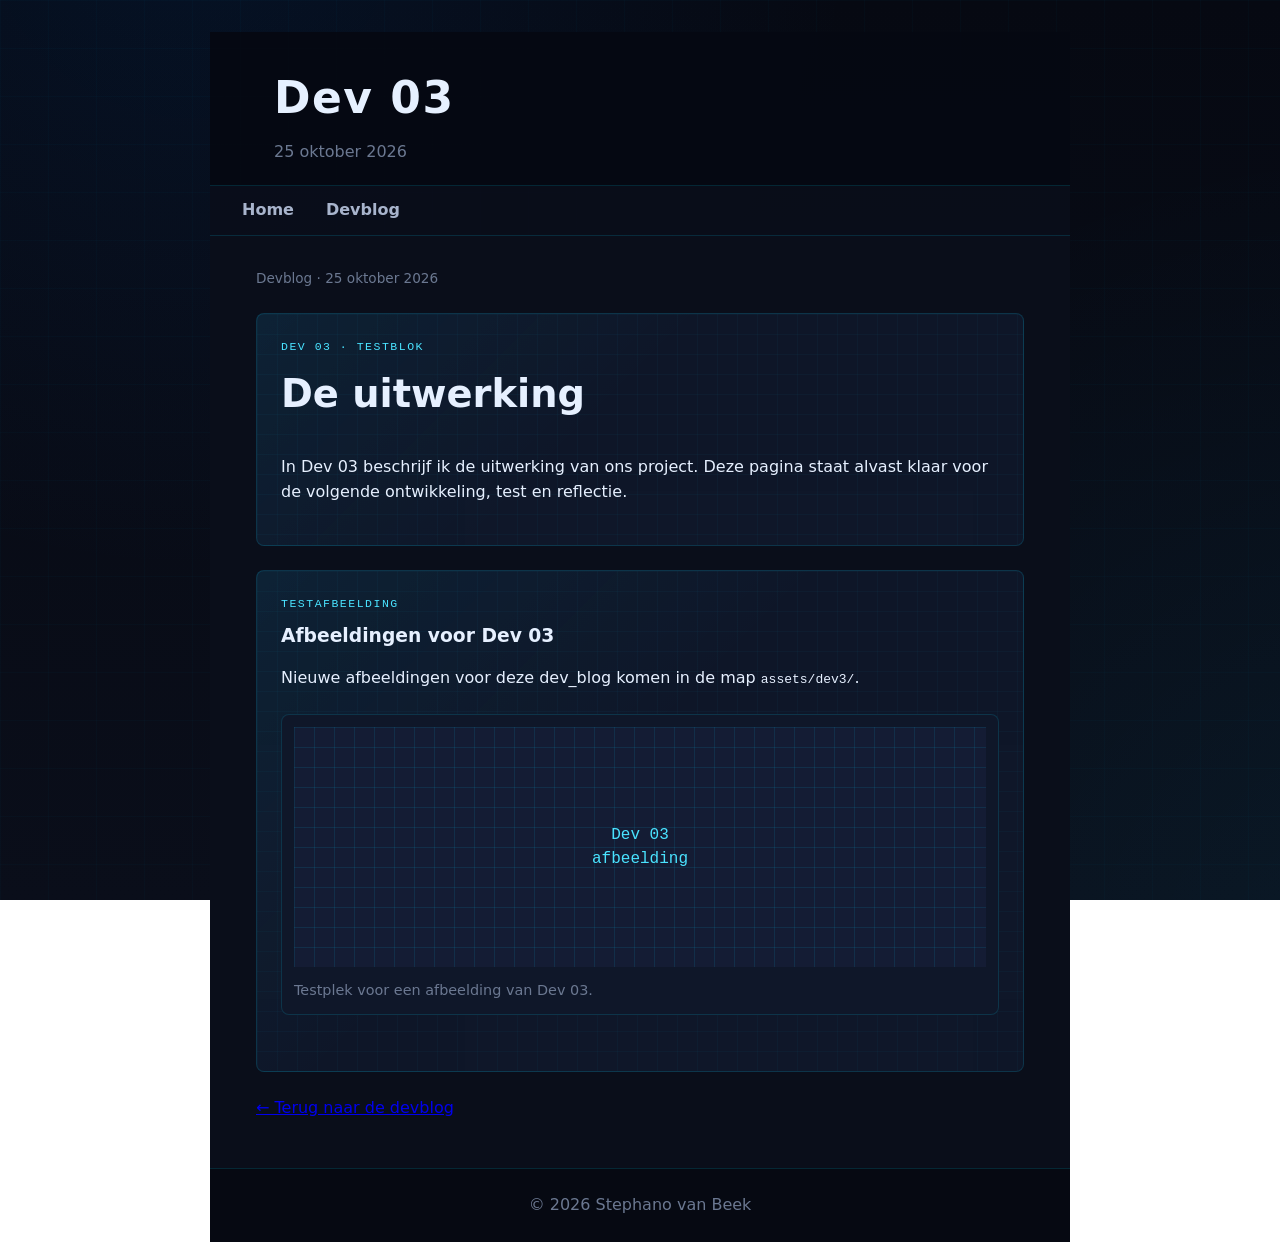
<file: dev-03.html>
﻿<!DOCTYPE html>
<html lang="nl">
<head>
  <meta charset="UTF-8">
  <meta name="viewport" content="width=device-width, initial-scale=1.0">
  <meta name="description" content="Dev 03 van het Nudging-project.">
  <title>Dev 03 | Nudging Devblog</title>
  <link rel="stylesheet" href="css/style.css">
</head>
<body>
  <header class="header_mid">
    <div class="container_mid">
      <h1 class="site-title">Dev 03</h1>
      <p class="site-tagline"><time datetime="2026-10-25">25 oktober 2026</time></p>
    </div>
  </header>

  <nav class="navbar_mid" aria-label="Hoofdnavigatie">
    <div class="container_mid">
      <ul>
        <li><a href="index.html">Home</a></li>
        <li><a href="devblog.html">Devblog</a></li>
      </ul>
    </div>
  </nav>

  <main class="container_mid dev_blog">
    <article class="blog_text">
      <p class="post-meta">Devblog &middot; 25 oktober 2026</p>
      <section class="blog_block">
        <p class="block-label">Dev 03 &middot; Testblok</p>
        <h2>De uitwerking</h2>
        <p>
          In Dev 03 beschrijf ik de uitwerking van ons project. Deze pagina staat
          alvast klaar voor de volgende ontwikkeling, test en reflectie.
        </p>
      </section>

      <section class="blog_block">
        <p class="block-label">Testafbeelding</p>
        <h3>Afbeeldingen voor Dev 03</h3>
        <p>Nieuwe afbeeldingen voor deze dev_blog komen in de map <code>assets/dev3/</code>.</p>
        <div class="image-gallery">
          <figure class="gallery_img">
            <div class="gallery-placeholder">Dev 03<br>afbeelding</div>
            <figcaption>Testplek voor een afbeelding van Dev 03.</figcaption>
          </figure>
        </div>
      </section>

      <p><a href="devblog.html">&larr; Terug naar de devblog</a></p>
    </article>
  </main>

  <footer class="footer_mid">
    <div class="container_mid">
      <p>&copy; 2026 Stephano van Beek</p>
    </div>
  </footer>

  <script src="js/script.js"></script>
</body>
</html>
</file>
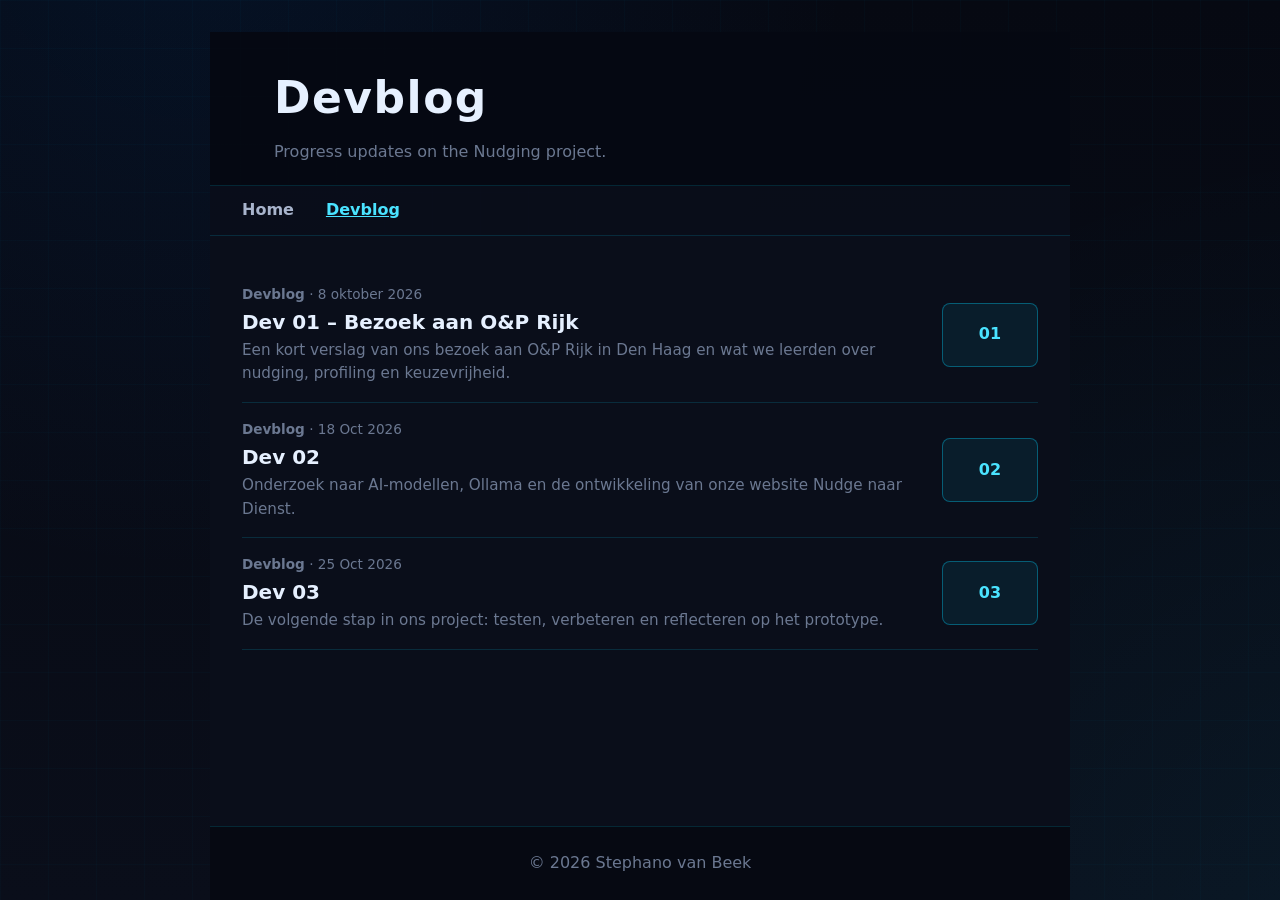
<file: devblog.html>
﻿<!DOCTYPE html>
<html lang="en">
<head>
  <meta charset="UTF-8">
  <meta name="viewport" content="width=device-width, initial-scale=1.0">
  <meta name="description" content="Devblog entries for the Nudging project.">
  <title>Devblog | Nudging</title>
  <link rel="stylesheet" href="css/style.css">
</head>
<body>
  <header class="header_mid">
    <div class="container_mid">
      <h1 class="site-title">Devblog</h1>
      <p class="site-tagline">Progress updates on the Nudging project.</p>
    </div>
  </header>

  <nav class="navbar_mid" aria-label="Main navigation">
    <div class="container_mid">
      <ul>
        <li><a href="index.html">Home</a></li>
        <li><a href="devblog.html" aria-current="page">Devblog</a></li>
      </ul>
    </div>
  </nav>

  <main class="container_mid dev_blog">
    <ol class="post-list">
      <li class="post-item">
        <div class="post-body">
          <p class="post-meta"><span class="post-tag">Devblog</span> &middot; <time datetime="2026-10-08">8 oktober 2026</time></p>
          <h2 class="post-title"><a href="dev-01.html">Dev 01 &ndash; Bezoek aan O&amp;P Rijk</a></h2>
          <p class="post-summary">Een kort verslag van ons bezoek aan O&amp;P Rijk in Den Haag en wat we leerden over nudging, profiling en keuzevrijheid.</p>
        </div>
        <div class="post-thumb" aria-hidden="true">01</div>
      </li>

      <li class="post-item">
        <div class="post-body">
          <p class="post-meta"><span class="post-tag">Devblog</span> &middot; <time datetime="2026-10-18">18 Oct 2026</time></p>
          <h2 class="post-title"><a href="dev-02.html">Dev 02</a></h2>
          <p class="post-summary">Onderzoek naar AI-modellen, Ollama en de ontwikkeling van onze website Nudge naar Dienst.</p>
        </div>
        <div class="post-thumb" aria-hidden="true">02</div>
      </li>

      <li class="post-item">
        <div class="post-body">
          <p class="post-meta"><span class="post-tag">Devblog</span> &middot; <time datetime="2026-10-25">25 Oct 2026</time></p>
          <h2 class="post-title"><a href="dev-03.html">Dev 03</a></h2>
          <p class="post-summary">De volgende stap in ons project: testen, verbeteren en reflecteren op het prototype.</p>
        </div>
        <div class="post-thumb" aria-hidden="true">03</div>
      </li>
    </ol>
  </main>

  <footer class="footer_mid">
    <div class="container_mid">
      <p>&copy; 2026 Stephano van Beek</p>
    </div>
  </footer>

  <script src="js/script.js"></script>
</body>
</html>
</file>
<file: css/style.css>
﻿/* Uses the same blue-gradient card style as the authentication project. */
* { box-sizing: border-box; }

:root {
  --bg-deep: #060912;
  --bg-base: #0a0e1a;
  --surface: #0f1729;
  --surface-2: #141c34;
  --cyan: #00d4ff;
  --cyan-bright: #4ae3ff;
  --cyan-soft: rgba(0, 212, 255, 0.08);
  --text: #e6f0ff;
  --text-soft: #a8b4cc;
  --text-muted: #6b7891;
  --border: rgba(0, 212, 255, 0.15);
  --border-strong: rgba(0, 212, 255, 0.35);
  --color-text: var(--text);
  --color-muted: var(--text-muted);
  --color-primary: var(--cyan-bright);
}

body {
  margin: 0; min-height: 100vh; display: flex; flex-direction: column;
  font-family: -apple-system, BlinkMacSystemFont, "Segoe UI", Inter, system-ui, sans-serif;
  line-height: 1.55;
  color: var(--text);
  background:
    radial-gradient(circle at 15% -10%, rgba(0, 85, 179, 0.12) 0%, transparent 45%),
    radial-gradient(circle at 110% 110%, rgba(0, 212, 255, 0.06) 0%, transparent 50%),
    linear-gradient(180deg, var(--bg-deep) 0%, var(--bg-base) 100%);
  background-attachment: fixed;
}

body::before {
  content: "";
  position: fixed;
  inset: 0;
  background-image:
    linear-gradient(rgba(0, 212, 255, 0.025) 1px, transparent 1px),
    linear-gradient(90deg, rgba(0, 212, 255, 0.025) 1px, transparent 1px);
  background-size: 48px 48px;
  pointer-events: none;
  z-index: 0;
}

.container_mid {
  width: 100%;
  max-width: 860px;
  margin-inline: auto;
  padding-inline: 32px;
}

.header_mid {
  position: relative;
  z-index: 1;
  width: 100%;
  max-width: 860px;
  margin-inline: auto;
  margin-top: 2rem;
  padding: 32px 32px 20px;
  background: rgba(6, 9, 18, 0.95);
  border-bottom: 1px solid var(--border);
}

.site-title {
  margin: 0;
  font-size: clamp(1.75rem, 5vw, 2.75rem);
  color: var(--text);
  letter-spacing: 1.5px;
}

.site-tagline {
  margin: 0.5rem 0 0;
  color: var(--text-muted);
}

.navbar_mid {
  position: relative;
  z-index: 1;
  width: 100%;
  max-width: 860px;
  margin-inline: auto;
  background: rgba(10, 14, 26, 0.9);
  border-bottom: 1px solid var(--border);
}

.navbar_mid ul {
  display: flex;
  flex-wrap: wrap;
  gap: 1rem;
  margin: 0;
  padding: 0.75rem 0;
  list-style: none;
}

.navbar_mid a {
  color: var(--text-soft);
  text-decoration: none;
  font-weight: 600;
}

.navbar_mid a:hover,
.navbar_mid a:focus-visible,
.navbar_mid a[aria-current="page"] {
  color: var(--cyan-bright);
  text-decoration: underline;
}

.sprint-switch-wrap {
  position: relative;
  z-index: 1;
  display: flex;
  align-items: center;
  justify-content: space-between;
  gap: 1rem;
  padding-top: 1rem;
  background: var(--bg-base);
}

.sprint-switch {
  display: inline-flex;
  gap: 0.25rem;
  padding: 0.25rem;
  border: 1px solid var(--border-strong);
  border-radius: 999px;
  background: var(--surface);
}

.sprint-switch__button {
  display: inline-block;
  padding: 0.45rem 0.85rem;
  border: 1px solid transparent;
  border-radius: 999px;
  color: var(--text-muted);
  font-size: 0.78rem;
  font-weight: 700;
  text-decoration: none;
  letter-spacing: 0.4px;
}

.sprint-switch__button:hover,
.sprint-switch__button:focus-visible,
.sprint-switch__button.is-active {
  color: var(--cyan-bright);
  border-color: var(--border-strong);
  background: var(--cyan-soft);
  outline: none;
}

.pdf-download {
  display: inline-block;
  padding: 0.55rem 0.9rem;
  border: 1px solid #1687d9;
  border-radius: 0.45rem;
  color: #fff;
  background: #0876c9;
  font-size: 0.8rem;
  font-weight: 700;
  text-decoration: none;
  white-space: nowrap;
}

.pdf-download:hover,
.pdf-download:focus-visible {
  border-color: #53b8ff;
  color: #fff;
  background: #0b91ed;
  outline: 2px solid rgba(83, 184, 255, 0.35);
  outline-offset: 2px;
}

.zip-download {
  margin-top: 0.75rem;
}

[data-view-content][hidden] {
  display: none !important;
}

main {
  position: relative;
  z-index: 1;
  width: 100%;
  max-width: 860px;
  margin-inline: auto;
  flex: 1;
  display: grid;
  gap: 1.5rem;
  padding-block: 2rem;
  background: var(--bg-base);
}

main section {
  padding: 1.5rem;
  background: var(--surface);
  border-radius: 0.5rem;
  border: 1px solid var(--border);
}

main h2 {
  margin-top: 0;
}

.footer_mid {
  position: relative;
  z-index: 1;
  width: 100%;
  max-width: 860px;
  margin-inline: auto;
  padding-block: 1.5rem;
  background: var(--bg-deep);
  color: var(--text-muted);
  text-align: center;
  border-top: 1px solid var(--border);
}

.footer_mid p {
  margin: 0;
}

/* Devblog list */
.dev_blog {
  display: block;
}

.post-list {
  margin: 0;
  padding: 0;
  list-style: none;
}

.post-item {
  display: flex;
  justify-content: space-between;
  align-items: center;
  gap: 1rem;
  padding: 1rem 0;
  border-bottom: 1px solid var(--border);
}

.post-meta {
  margin: 0;
  font-size: 0.85rem;
  color: var(--color-muted);
}

.post-tag {
  font-weight: 600;
}

.post-title {
  margin: 0.25rem 0;
  font-size: 1.25rem;
  line-height: 1.3;
}

.post-title a {
  color: var(--color-text);
  text-decoration: none;
}

.post-title a:hover,
.post-title a:focus-visible {
  color: var(--color-primary);
}

.post-summary {
  margin: 0;
  color: var(--color-muted);
  font-size: 0.95rem;
}

.blog_text {
  max-width: 48rem;
  margin-inline: auto;
  width: 100%;
}

.blog_text h2 {
  font-size: clamp(1.75rem, 4vw, 2.4rem);
}

.blog_text h3 {
  margin: 0 0 1rem;
}

.blog_text li + li {
  margin-top: 0.5rem;
}

.blog_block {
  position: relative;
  overflow: hidden;
  margin: 1.5rem 0;
  padding: 1.5rem;
  background:
    linear-gradient(135deg, rgba(0, 212, 255, 0.06), transparent 45%),
    var(--surface);
  border: 1px solid var(--border);
  border-radius: 0.5rem;
}

.blog_block::after {
  content: "";
  position: absolute;
  inset: 0;
  background-image:
    linear-gradient(rgba(0, 212, 255, 0.1) 1px, transparent 1px),
    linear-gradient(90deg, rgba(0, 212, 255, 0.1) 1px, transparent 1px);
  background-size: 1.25rem 1.25rem;
  opacity: 0.32;
  pointer-events: none;
}

.blog_block > * {
  position: relative;
  z-index: 1;
}

.block-label {
  margin: 0 0 0.5rem;
  color: var(--cyan-bright);
  font-family: ui-monospace, Consolas, monospace;
  font-size: 0.72rem;
  letter-spacing: 1.5px;
  text-transform: uppercase;
}

.learning-block {
  border-color: var(--border-strong);
}

.report-meta {
  color: var(--text-muted);
  font-family: ui-monospace, Consolas, monospace;
  font-size: 0.8rem;
}

.society-report h4 {
  margin: 1.75rem 0 0.5rem;
  color: var(--cyan-bright);
}

.society-report h5 {
  margin: 0 0 0.5rem;
  color: var(--text);
}

.report-stats {
  display: grid;
  grid-template-columns: repeat(auto-fit, minmax(7rem, 1fr));
  gap: 0.75rem;
  margin: 1.5rem 0;
}

.report-stats div {
  display: flex;
  flex-direction: column;
  min-height: 5rem;
  justify-content: center;
  padding: 0.75rem;
  border: 1px solid var(--border-strong);
  border-radius: 0.5rem;
  background: var(--cyan-soft);
  text-align: center;
}

.report-stats strong {
  color: var(--cyan-bright);
  font-size: 1.35rem;
}

.report-stats span {
  color: var(--text-muted);
  font-size: 0.72rem;
}

.report-columns {
  display: grid;
  grid-template-columns: repeat(2, minmax(0, 1fr));
  gap: 1rem;
}

.report-columns > div {
  padding: 1rem;
  border: 1px solid var(--border);
  border-radius: 0.5rem;
  background: rgba(0, 212, 255, 0.04);
}

.report-data {
  display: grid;
  grid-template-columns: repeat(2, minmax(0, 1fr));
  gap: 1rem;
  margin: 1.5rem 0;
}

.process-list {
  padding-left: 1.25rem;
}

.code-snippets {
  display: grid;
  gap: 1rem;
  margin: 1rem 0;
}

.code-card {
  margin: 0;
  overflow: hidden;
  border: 1px solid var(--border-strong);
  border-radius: 0.5rem;
  background: #080d18;
}

.code-card figcaption {
  padding: 0.65rem 0.8rem;
  color: var(--cyan-bright);
  border-bottom: 1px solid var(--border);
  font-size: 0.78rem;
  font-weight: 700;
}

.code-card pre {
  margin: 0;
  padding: 1rem;
  overflow-x: auto;
  color: #d7f6ff;
  font: 0.8rem/1.6 ui-monospace, Consolas, monospace;
  white-space: pre-wrap;
}

.report-data > div {
  min-width: 0;
  padding: 1rem;
  border: 1px solid var(--border);
  border-radius: 0.5rem;
  background: rgba(0, 212, 255, 0.04);
}

.report-data h4 {
  margin-top: 0;
}

.report-data table {
  width: 100%;
  border-collapse: collapse;
  font-size: 0.9rem;
}

.report-data caption {
  margin-bottom: 0.5rem;
  color: var(--text-muted);
  text-align: left;
  font-size: 0.8rem;
}

.report-data th,
.report-data td {
  padding: 0.55rem 0.4rem;
  border-bottom: 1px solid var(--border);
  text-align: left;
}

.report-data th:last-child,
.report-data td:last-child {
  text-align: right;
}

.report-chart {
  display: grid;
  gap: 1rem;
}

.chart-row {
  display: grid;
  grid-template-columns: minmax(8rem, 1fr) minmax(5rem, 1.25fr) auto;
  gap: 0.6rem;
  align-items: center;
  font-size: 0.78rem;
}

.chart-row strong {
  color: var(--cyan-bright);
  white-space: nowrap;
}

.chart-track {
  height: 0.65rem;
  overflow: hidden;
  border-radius: 999px;
  background: var(--surface-2);
}

.chart-track span {
  display: block;
  height: 100%;
  border-radius: inherit;
  background: linear-gradient(90deg, var(--cyan), var(--cyan-bright));
}

.content-with-image {
  display: grid;
  grid-template-columns: minmax(0, 1fr) minmax(10rem, 15rem);
  gap: 1.5rem;
  align-items: start;
  margin-block: 1rem;
}

.content-with-image--reverse {
  grid-template-columns: minmax(10rem, 15rem) minmax(0, 1fr);
}

.content-with-image--reverse > :first-child {
  grid-column: 2;
}

.content-with-image--reverse > :last-child {
  grid-column: 1;
  grid-row: 1;
}

.gallery-intro {
  color: var(--text-muted);
}

.image-gallery {
  display: grid;
  grid-template-columns: repeat(auto-fit, minmax(12rem, 1fr));
  gap: 1rem;
  margin-block: 1.5rem 2rem;
}

.society-pages {
  display: grid;
  grid-template-columns: repeat(2, minmax(0, 1fr));
  gap: 1rem;
  margin-top: 1rem;
}

.society-pages .gallery_img {
  background: var(--surface-2);
}

.society-pages .gallery_img .image-trigger img {
  height: auto;
  aspect-ratio: 1 / 1.414;
  object-fit: contain;
}

.gallery_img {
  min-width: 0;
  margin: 0;
  padding: 0.75rem;
  background: var(--surface);
  border: 1px solid var(--border);
  border-radius: 0.5rem;
}

.gallery_img .image-trigger img {
  height: 15rem;
}

.gallery_img figcaption {
  margin-top: 0.75rem;
  color: var(--text-muted);
  font-size: 0.9rem;
}

.gallery-placeholder {
  display: grid;
  place-items: center;
  height: 15rem;
  color: var(--cyan-bright);
  background:
    linear-gradient(rgba(0, 212, 255, 0.1) 1px, transparent 1px),
    linear-gradient(90deg, rgba(0, 212, 255, 0.1) 1px, transparent 1px),
    var(--surface-2);
  background-size: 1.25rem 1.25rem;
  text-align: center;
  font-family: ui-monospace, Consolas, monospace;
}

.content-with-image p,
.content-with-image ul {
  margin-top: 0;
}

.inline-image {
  margin: 0;
  padding: 0.75rem;
  background: var(--surface);
  border: 1px solid var(--border);
  border-radius: 0.5rem;
}

.image-trigger {
  display: block;
  width: 100%;
  padding: 0;
  border: 0;
  border-radius: 0.25rem;
  cursor: zoom-in;
  background: transparent;
}

.image-trigger:focus-visible {
  outline: 2px solid var(--cyan-bright);
  outline-offset: 3px;
}

.image-trigger img {
  display: block;
  width: 100%;
  height: 14rem;
  object-fit: contain;
  background: var(--surface-2);
  border-radius: 0.25rem;
}

.inline-image figcaption {
  margin-top: 0.75rem;
  color: var(--color-muted);
  font-size: 0.9rem;
}

.image-lightbox {
  position: fixed;
  z-index: 10;
  inset: 0;
  display: grid;
  place-items: center;
  padding: 2rem;
  overflow: auto;
  border: 0;
  background: rgba(0, 0, 0, 0.82);
}

.image-lightbox:not([open]) {
  display: none;
}

.image-lightbox__content {
  position: relative;
  max-width: min(90vw, 70rem);
  max-height: 90vh;
}

.image-lightbox__image {
  display: block;
  max-width: 100%;
  max-height: 84vh;
  border: 1px solid var(--border-strong);
  border-radius: 0.5rem;
  cursor: zoom-in;
  transition: transform 0.2s ease;
}

.image-lightbox__image.is-zoomed {
  max-width: none;
  max-height: none;
  width: min(1400px, 140vw);
  cursor: zoom-out;
}

.image-lightbox__close {
  position: absolute;
  top: -0.75rem;
  right: -0.75rem;
  width: 2.25rem;
  height: 2.25rem;
  border: 1px solid var(--border-strong);
  border-radius: 50%;
  color: var(--text);
  background: var(--surface-2);
  cursor: pointer;
  font-size: 1.25rem;
}

.post-thumb {
  flex-shrink: 0;
  display: grid;
  place-items: center;
  width: 6rem;
  height: 4rem;
  border-radius: 0.5rem;
  background: var(--cyan-soft);
  border: 1px solid var(--border-strong);
  color: var(--cyan-bright);
  font-weight: 700;
}

@media (min-width: 48rem) {
  .container_mid {
    padding-inline: 2rem;
  }

  .navbar_mid ul {
    gap: 2rem;
  }
}

@media (max-width: 650px) {
  .container_mid { padding-inline: 16px; }
  .header_mid { margin-top: 1rem; padding: 24px 16px 16px; }

  .sprint-switch-wrap {
    align-items: stretch;
    flex-direction: column;
  }

  .content-with-image,
  .content-with-image--reverse {
    grid-template-columns: 1fr;
  }

  .content-with-image--reverse > :first-child,
  .content-with-image--reverse > :last-child {
    grid-column: auto;
    grid-row: auto;
  }

  .image-trigger img { height: 18rem; }

  .report-columns,
  .report-data,
  .society-pages { grid-template-columns: 1fr; }

  .chart-row { grid-template-columns: 1fr auto; }
  .chart-track { grid-column: 1 / -1; grid-row: 2; }
}

@media (min-width: 64rem) {
  main:not(.dev_blog) {
    grid-template-columns: repeat(2, 1fr);
  }

  #about {
    grid-column: 1 / -1;
  }
}
</file>
<file: assets/dev2/Ai_Branch/code/src/styles.css>
:root {
  color: #17212b;
  background: #eef5f4;
  font-family: Inter, Arial, sans-serif;
  line-height: 1.5;
}

* {
  box-sizing: border-box;
}

body {
  margin: 0;
  min-width: 320px;
}

button,
textarea {
  font: inherit;
}

.page-shell {
  display: grid;
  min-height: 100vh;
  padding: 24px;
  place-items: center;
}

.conversation {
  width: min(100%, 680px);
  padding: clamp(24px, 6vw, 56px);
  border-radius: 24px;
  background: #fff;
  box-shadow: 0 16px 40px rgb(26 61 58 / 12%);
}

h1,
h2,
p {
  margin-top: 0;
}

h1 {
  font-size: clamp(2rem, 5vw, 3rem);
  line-height: 1.05;
}

.eyebrow {
  margin-bottom: 8px;
  color: #087d72;
  font-size: 0.875rem;
  font-weight: 700;
  letter-spacing: 0.08em;
  text-transform: uppercase;
}

.intro,
.hint {
  color: #52616b;
}

.progress {
  height: 8px;
  overflow: hidden;
  margin: 32px 0 8px;
  border-radius: 999px;
  background: #dce8e6;
}

.progress-bar {
  width: 0;
  height: 100%;
  border-radius: inherit;
  background: #087d72;
  transition: width 180ms ease;
}

.progress-text {
  color: #52616b;
  font-size: 0.875rem;
}

fieldset {
  min-width: 0;
  margin: 32px 0 0;
  padding: 0;
  border: 0;
}

legend {
  font-size: 1.35rem;
  font-weight: 700;
}

textarea {
  width: 100%;
  resize: vertical;
  padding: 14px;
  border: 1px solid #a9bab7;
  border-radius: 12px;
}

textarea:focus,
button:focus-visible,
input:focus-visible + span {
  outline: 3px solid #f5b942;
  outline-offset: 2px;
}

.choice {
  display: flex;
  align-items: center;
  gap: 12px;
  margin: 12px 0;
  padding: 14px;
  border: 1px solid #c8d5d3;
  border-radius: 12px;
  cursor: pointer;
}

.choice:has(input:checked) {
  border-color: #087d72;
  background: #e6f5f2;
}

.actions {
  display: flex;
  justify-content: space-between;
  gap: 12px;
  margin-top: 24px;
}

.primary-button,
.secondary-button {
  min-height: 44px;
  padding: 10px 18px;
  border: 0;
  border-radius: 10px;
  cursor: pointer;
  font-weight: 700;
}

.primary-button {
  margin-left: auto;
  color: #fff;
  background: #087d72;
}

.secondary-button {
  color: #075f57;
  background: transparent;
}

.error {
  min-height: 1.5em;
  margin: 12px 0 0;
  color: #b42318;
}

.quality-warning {
  padding: 12px 14px;
  border-left: 4px solid #b54708;
  background: #fff3e0;
  color: #663c00;
}

.result {
  margin-top: 32px;
  padding: 24px;
  border-radius: 16px;
  background: #e6f5f2;
}

.sr-only {
  position: absolute;
  width: 1px;
  height: 1px;
  overflow: hidden;
  clip: rect(0, 0, 0, 0);
  white-space: nowrap;
}

.face-widget {
  position: fixed;
  top: 16px;
  right: 16px;
  z-index: 10;
}

.face-button {
  display: flex;
  flex-direction: column;
  align-items: center;
  padding: 6px 10px;
  border: 2px solid #17212b;
  border-radius: 16px;
  background: #fff;
  cursor: pointer;
}

.face-skin {
  fill: #ffd54f;
  stroke: #17212b;
  stroke-width: 3;
  transition: fill 0.3s;
}

.face-button[data-mood="happy"] .face-skin {
  fill: #8fd694;
}

.face-button[data-mood="sad"] .face-skin {
  fill: #f4a39a;
}

.face-ink {
  fill: #17212b;
}

.face-line {
  fill: none;
  stroke: #17212b;
  stroke-width: 4;
  stroke-linecap: round;
}

.face-label {
  font-size: 0.8rem;
  font-weight: 600;
}

.trace-panel {
  position: fixed;
  right: 0;
  bottom: 0;
  left: 0;
  z-index: 9;
  max-height: 38vh;
  overflow-y: auto;
  padding: 16px 24px;
  border-top: 2px solid #17212b;
  background: #fff;
}

body:has(#trace-panel:not([hidden])) {
  padding-bottom: 40vh;
}

.trace-panel h2 {
  margin: 0 0 4px;
  font-size: 1.1rem;
}

.trace-panel ol {
  display: grid;
  gap: 8px;
  margin: 0;
  padding-left: 20px;
  font-size: 0.9rem;
}

.trace-zoek strong {
  color: #1d4ed8;
}

.trace-resultaat strong {
  color: #92400e;
}

.trace-antwoord strong {
  color: #166534;
}

@media (max-width: 480px) {
  .page-shell {
    padding: 0;
  }

  .conversation {
    min-height: 100vh;
    border-radius: 0;
  }
}
</file>
